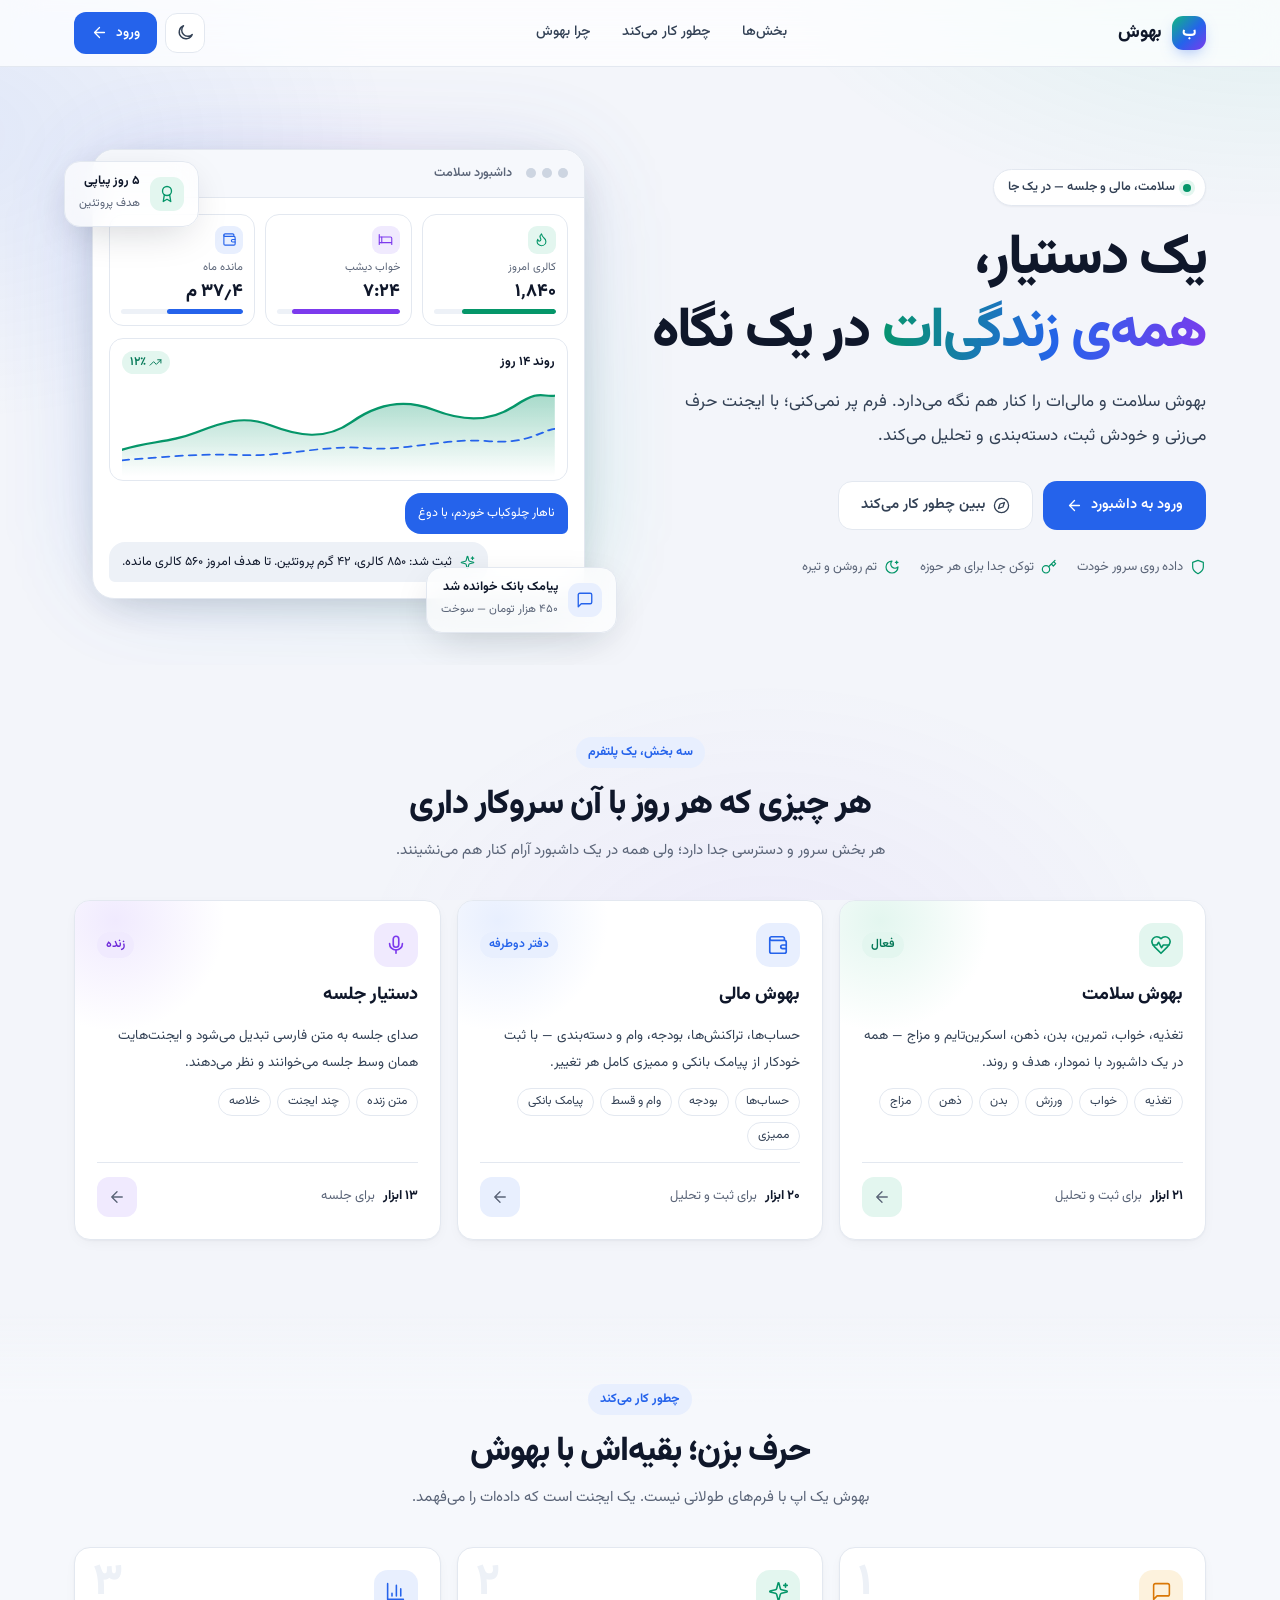
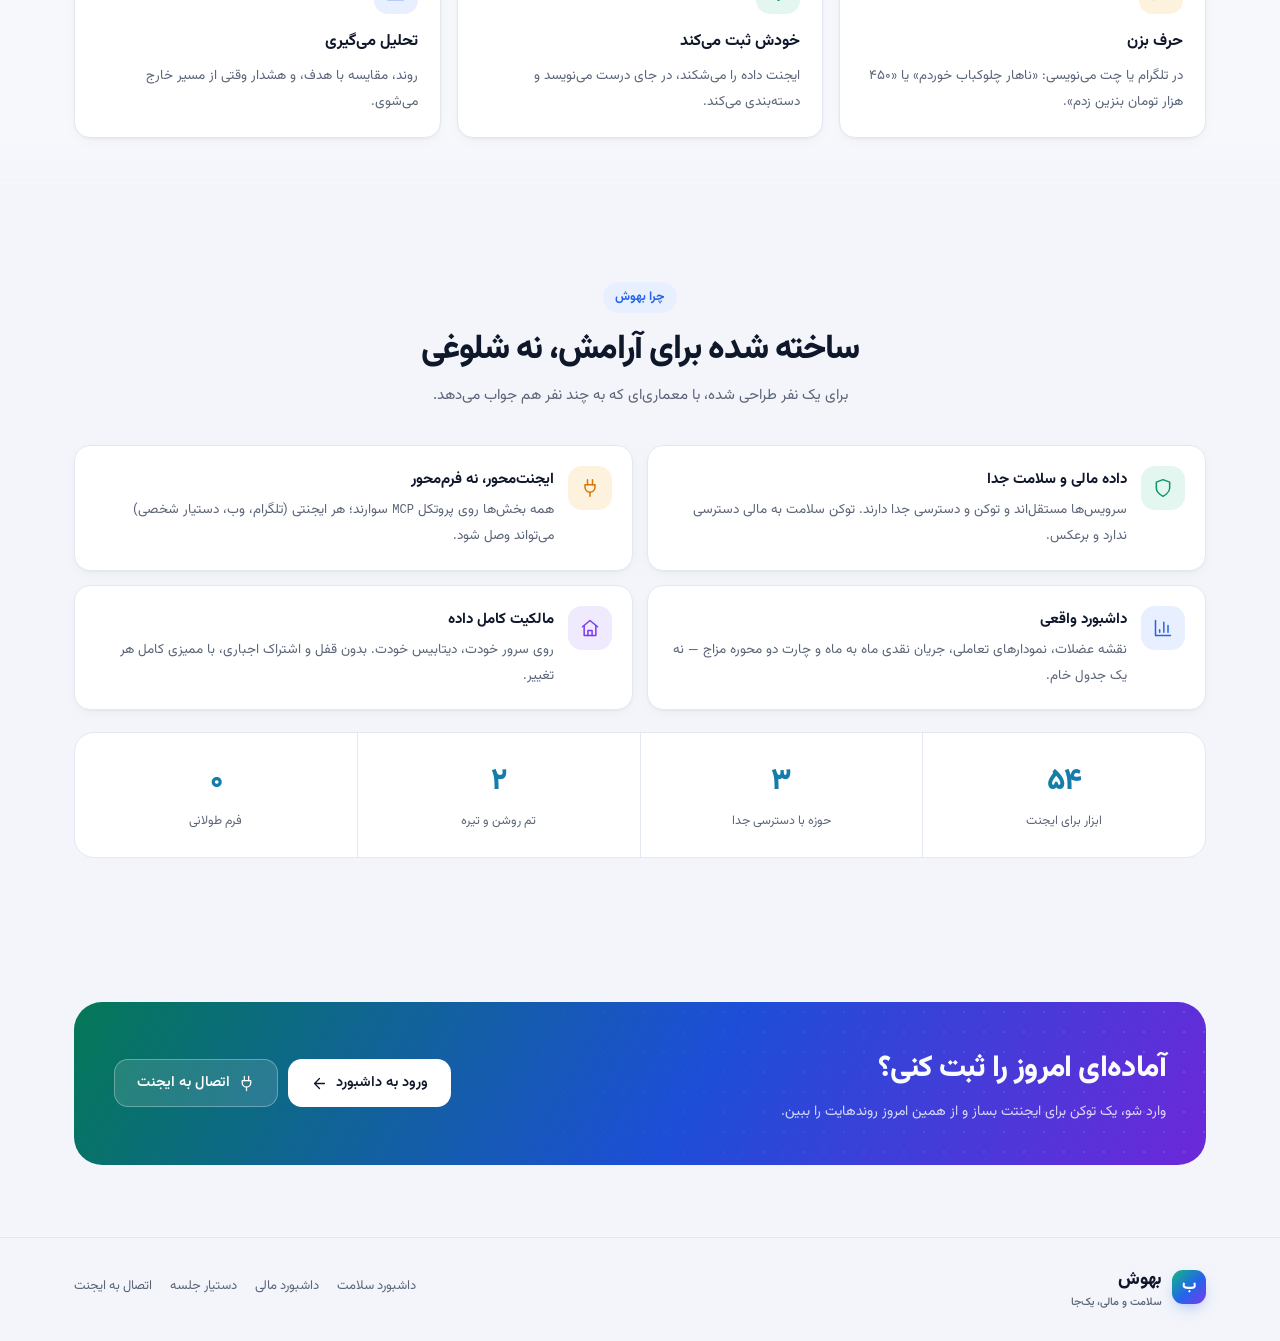
<file: dashboard/index.html>
<!DOCTYPE html>
<html lang="fa" dir="rtl">
<head>
<script src="js/theme.js"></script>
<meta charset="utf-8">
<meta name="viewport" content="width=device-width, initial-scale=1">
<title>بهوش — دستیار شخصی سلامت و مالی</title>
<meta name="description" content="بهوش سلامت، مالی و جلسه‌هایت را کنار هم نگه می‌دارد. با ایجنت حرف می‌زنی و خودش ثبت، دسته‌بندی و تحلیل می‌کند.">
<link rel="icon" href="data:image/svg+xml,%3Csvg xmlns='http://www.w3.org/2000/svg' viewBox='0 0 32 32'%3E%3Cdefs%3E%3ClinearGradient id='g' x1='0' y1='0' x2='1' y2='1'%3E%3Cstop offset='0' stop-color='%2310B981'/%3E%3Cstop offset='.55' stop-color='%232563EB'/%3E%3Cstop offset='1' stop-color='%237C3AED'/%3E%3C/linearGradient%3E%3C/defs%3E%3Crect width='32' height='32' rx='9' fill='url(%23g)'/%3E%3Ctext x='16' y='22' font-size='17' font-family='sans-serif' font-weight='700' fill='%23fff' text-anchor='middle'%3E%D8%A8%3C/text%3E%3C/svg%3E">
<link href="https://fonts.googleapis.com/css2?family=Vazirmatn:wght@400;500;600;700;800&display=swap" rel="stylesheet">
<link rel="stylesheet" href="css/theme.css">
<link rel="stylesheet" href="css/index.css">
</head>
<body>
<a class="skip" href="#main">رفتن به محتوا</a>

<header class="lp-top">
  <div class="lp-wrap lp-bar">
    <a class="brand" href="index.html"><span class="brand-mark">ب</span><span>بهوش</span></a>
    <nav class="lp-nav" aria-label="بخش‌های صفحه">
      <a href="#modules">بخش‌ها</a>
      <a href="#how">چطور کار می‌کند</a>
      <a href="#why">چرا بهوش</a>
    </nav>
    <div class="lp-actions">
      <button class="icon-btn" type="button" data-theme-toggle></button>
      <a class="btn btn-primary" data-cta href="login.html"><span data-cta-label>ورود</span><span data-icon="arrowLeft"></span></a>
    </div>
  </div>
</header>

<main id="main">
  <section class="hero">
    <div class="lp-wrap hero-grid">
      <div class="hero-copy reveal-up">
        <span class="hero-badge"><i></i>سلامت، مالی و جلسه — در یک جا</span>
        <h1>یک دستیار،<br><em>همه‌ی زندگی‌ات</em> در یک نگاه</h1>
        <p class="lede">بهوش سلامت و مالی‌ات را کنار هم نگه می‌دارد. فرم پر نمی‌کنی؛ با ایجنت حرف می‌زنی و خودش ثبت، دسته‌بندی و تحلیل می‌کند.</p>
        <div class="hero-cta">
          <a class="btn btn-primary btn-lg" data-cta href="login.html"><span data-cta-label>ورود به داشبورد</span><span data-icon="arrowLeft"></span></a>
          <a class="btn btn-ghost btn-lg" href="#how"><span data-icon="compass"></span>ببین چطور کار می‌کند</a>
        </div>
        <ul class="hero-trust">
          <li><span data-icon="shield"></span>داده روی سرور خودت</li>
          <li><span data-icon="key"></span>توکن جدا برای هر حوزه</li>
          <li><span data-icon="moonstar"></span>تم روشن و تیره</li>
        </ul>
      </div>

      <div class="hero-visual reveal-up" aria-hidden="true">
        <div class="mock">
          <div class="mock-bar"><span></span><span></span><span></span><b>داشبورد سلامت</b></div>
          <div class="mock-body">
            <div class="mock-kpis">
              <div class="mk t-health"><span class="mk-ic" data-icon="flame"></span><small>کالری امروز</small><b>۱٬۸۴۰</b>
                <div class="progress"><i style="width:77%"></i></div></div>
              <div class="mk t-info"><span class="mk-ic" data-icon="bed"></span><small>خواب دیشب</small><b>۷:۲۴</b>
                <div class="progress"><i style="width:88%"></i></div></div>
              <div class="mk t-finance"><span class="mk-ic" data-icon="wallet"></span><small>مانده ماه</small><b>۳۷٫۴ م</b>
                <div class="progress"><i style="width:62%"></i></div></div>
            </div>
            <div class="mock-chart">
              <div class="mc-head"><b>روند ۱۴ روز</b><span class="delta up"><span data-icon="trend-up"></span>۱۲٪</span></div>
              <svg viewBox="0 0 320 110" preserveAspectRatio="none">
                <defs><linearGradient id="mg" x1="0" y1="0" x2="0" y2="1"><stop offset="0" stop-color="var(--c2)" stop-opacity=".35"/><stop offset="1" stop-color="var(--c2)" stop-opacity="0"/></linearGradient></defs>
                <path d="M0,80 C20,70 35,72 55,60 S90,40 110,52 150,70 170,48 210,22 230,34 270,50 290,30 310,20 320,18 L320,110 L0,110Z" fill="url(#mg)"/>
                <path d="M0,80 C20,70 35,72 55,60 S90,40 110,52 150,70 170,48 210,22 230,34 270,50 290,30 310,20 320,18" fill="none" stroke="var(--c2)" stroke-width="2.5" stroke-linecap="round"/>
                <path d="M0,92 C30,88 60,84 90,86 S150,74 180,78 240,66 270,70 310,58 320,56" fill="none" stroke="var(--c1)" stroke-width="2" stroke-dasharray="5 5" stroke-linecap="round"/>
              </svg>
            </div>
            <div class="mock-chat">
              <div class="bubble me">ناهار چلوکباب خوردم، با دوغ</div>
              <div class="bubble bot"><span data-icon="sparkles"></span><span>ثبت شد: ۸۵۰ کالری، ۴۲ گرم پروتئین. تا هدف امروز ۵۶۰ کالری مانده.</span></div>
            </div>
          </div>
        </div>
        <div class="float-card fc-1 t-finance"><span class="ico" data-icon="message"></span><div><b>پیامک بانک خوانده شد</b><small>۴۵۰ هزار تومان — سوخت</small></div></div>
        <div class="float-card fc-2 t-health"><span class="ico" data-icon="award"></span><div><b>۵ روز پیاپی</b><small>هدف پروتئین</small></div></div>
      </div>
    </div>
  </section>

  <section class="lp-sec" id="modules">
    <div class="lp-wrap">
      <div class="sec-head reveal-up">
        <span class="kicker">سه بخش، یک پلتفرم</span>
        <h2>هر چیزی که هر روز با آن سروکار داری</h2>
        <p>هر بخش سرور و دسترسی جدا دارد؛ ولی همه در یک داشبورد آرام کنار هم می‌نشینند.</p>
      </div>
      <div class="modules">
        <article class="module card t-health reveal-up">
          <div class="module-top"><span class="kpi-icon" data-icon="heart"></span><span class="badge ok">فعال</span></div>
          <h3>بهوش سلامت</h3>
          <p>تغذیه، خواب، تمرین، بدن، ذهن، اسکرین‌تایم و مزاج — همه در یک داشبورد با نمودار، هدف و روند.</p>
          <div class="chips"><span class="chip">تغذیه</span><span class="chip">خواب</span><span class="chip">ورزش</span><span class="chip">بدن</span><span class="chip">ذهن</span><span class="chip">مزاج</span></div>
          <div class="module-foot"><b>۲۱ ابزار</b><span>برای ثبت و تحلیل</span><a href="dashboard.html" aria-label="داشبورد سلامت"><span data-icon="arrowLeft"></span></a></div>
        </article>
        <article class="module card t-finance reveal-up">
          <div class="module-top"><span class="kpi-icon" data-icon="wallet"></span><span class="badge primary">دفتر دوطرفه</span></div>
          <h3>بهوش مالی</h3>
          <p>حساب‌ها، تراکنش‌ها، بودجه، وام و دسته‌بندی — با ثبت خودکار از پیامک بانکی و ممیزی کامل هر تغییر.</p>
          <div class="chips"><span class="chip">حساب‌ها</span><span class="chip">بودجه</span><span class="chip">وام و قسط</span><span class="chip">پیامک بانکی</span><span class="chip">ممیزی</span></div>
          <div class="module-foot"><b>۲۰ ابزار</b><span>برای ثبت و تحلیل</span><a href="finance.html" aria-label="داشبورد مالی"><span data-icon="arrowLeft"></span></a></div>
        </article>
        <article class="module card t-meeting reveal-up">
          <div class="module-top"><span class="kpi-icon" data-icon="mic"></span><span class="badge info">زنده</span></div>
          <h3>دستیار جلسه</h3>
          <p>صدای جلسه به متن فارسی تبدیل می‌شود و ایجنت‌هایت همان وسط جلسه می‌خوانند و نظر می‌دهند.</p>
          <div class="chips"><span class="chip">متن زنده</span><span class="chip">چند ایجنت</span><span class="chip">خلاصه</span></div>
          <div class="module-foot"><b>۱۳ ابزار</b><span>برای جلسه</span><a href="live.html" aria-label="دستیار جلسه"><span data-icon="arrowLeft"></span></a></div>
        </article>
      </div>
    </div>
  </section>

  <section class="lp-sec alt" id="how">
    <div class="lp-wrap">
      <div class="sec-head reveal-up">
        <span class="kicker">چطور کار می‌کند</span>
        <h2>حرف بزن؛ بقیه‌اش با بهوش</h2>
        <p>بهوش یک اپ با فرم‌های طولانی نیست. یک ایجنت است که داده‌ات را می‌فهمد.</p>
      </div>
      <ol class="steps">
        <li class="step reveal-up"><span class="step-n">۱</span><span class="step-ic t-agent" data-icon="message"></span>
          <b>حرف بزن</b><p>در تلگرام یا چت می‌نویسی: «ناهار چلوکباب خوردم» یا «۴۵۰ هزار تومان بنزین زدم».</p></li>
        <li class="step reveal-up"><span class="step-n">۲</span><span class="step-ic t-health" data-icon="sparkles"></span>
          <b>خودش ثبت می‌کند</b><p>ایجنت داده را می‌شکند، در جای درست می‌نویسد و دسته‌بندی می‌کند.</p></li>
        <li class="step reveal-up"><span class="step-n">۳</span><span class="step-ic t-finance" data-icon="chart"></span>
          <b>تحلیل می‌گیری</b><p>روند، مقایسه با هدف، و هشدار وقتی از مسیر خارج می‌شوی.</p></li>
      </ol>
    </div>
  </section>

  <section class="lp-sec" id="why">
    <div class="lp-wrap">
      <div class="sec-head reveal-up">
        <span class="kicker">چرا بهوش</span>
        <h2>ساخته شده برای آرامش، نه شلوغی</h2>
        <p>برای یک نفر طراحی شده، با معماری‌ای که به چند نفر هم جواب می‌دهد.</p>
      </div>
      <div class="why">
        <div class="why-card card t-ok reveal-up"><span class="ico" data-icon="shield"></span><div><b>داده مالی و سلامت جدا</b>
          <p>سرویس‌ها مستقل‌اند و توکن و دسترسی جدا دارند. توکن سلامت به مالی دسترسی ندارد و برعکس.</p></div></div>
        <div class="why-card card t-agent reveal-up"><span class="ico" data-icon="plug"></span><div><b>ایجنت‌محور، نه فرم‌محور</b>
          <p>همه بخش‌ها روی پروتکل <span class="ltr mono">MCP</span> سوارند؛ هر ایجنتی (تلگرام، وب، دستیار شخصی) می‌تواند وصل شود.</p></div></div>
        <div class="why-card card t-finance reveal-up"><span class="ico" data-icon="chart"></span><div><b>داشبورد واقعی</b>
          <p>نقشه عضلات، نمودارهای تعاملی، جریان نقدی ماه به ماه و چارت دو محوره مزاج — نه یک جدول خام.</p></div></div>
        <div class="why-card card t-info reveal-up"><span class="ico" data-icon="home"></span><div><b>مالکیت کامل داده</b>
          <p>روی سرور خودت، دیتابیس خودت. بدون قفل و اشتراک اجباری، با ممیزی کامل هر تغییر.</p></div></div>
      </div>

      <div class="stats-band reveal-up">
        <div><b>۵۴</b><span>ابزار برای ایجنت</span></div>
        <div><b>۳</b><span>حوزه با دسترسی جدا</span></div>
        <div><b>۲</b><span>تم روشن و تیره</span></div>
        <div><b>۰</b><span>فرم طولانی</span></div>
      </div>
    </div>
  </section>

  <section class="lp-sec">
    <div class="lp-wrap">
      <div class="cta-band reveal-up">
        <div><h2>آماده‌ای امروز را ثبت کنی؟</h2><p>وارد شو، یک توکن برای ایجنتت بساز و از همین امروز روندهایت را ببین.</p></div>
        <div class="cta-actions">
          <a class="btn btn-lg cta-light" data-cta href="login.html"><span data-cta-label>ورود به داشبورد</span><span data-icon="arrowLeft"></span></a>
          <a class="btn btn-lg cta-ghost" href="connect.html"><span data-icon="plug"></span>اتصال به ایجنت</a>
        </div>
      </div>
    </div>
  </section>
</main>

<footer class="lp-foot">
  <div class="lp-wrap foot-row">
    <a class="brand" href="index.html"><span class="brand-mark">ب</span><span>بهوش<small>سلامت و مالی، یک‌جا</small></span></a>
    <nav class="foot-links" aria-label="پیوندها">
      <a href="dashboard.html">داشبورد سلامت</a><a href="finance.html">داشبورد مالی</a><a href="live.html">دستیار جلسه</a><a href="connect.html">اتصال به ایجنت</a>
    </nav>
  </div>
</footer>

<script src="config.js"></script>
<script src="js/app.js"></script>
<script src="js/index.js"></script>
<script src="shell.js"></script>
</body>
</html>
</file>
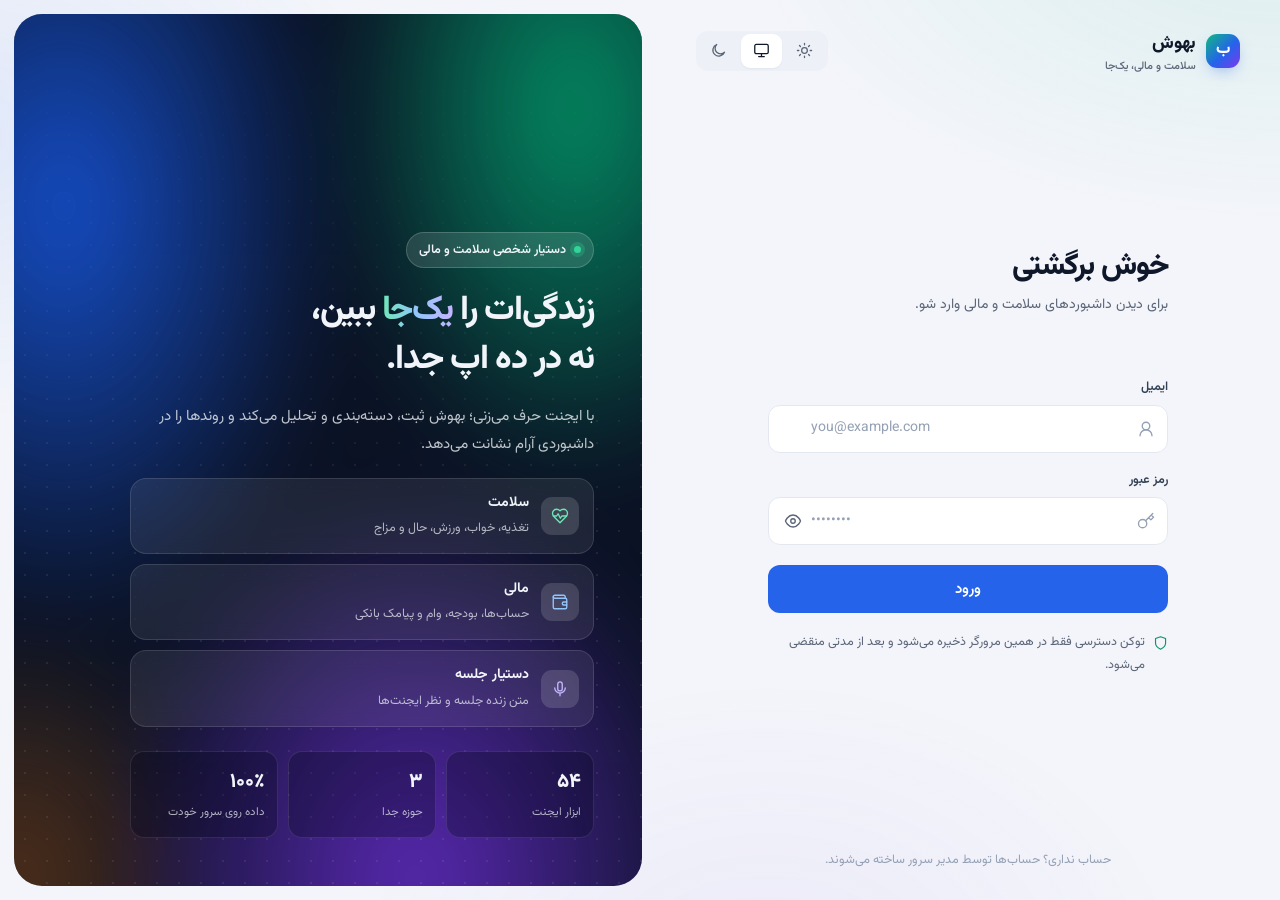
<file: dashboard/connect.html>
<!DOCTYPE html>
<html lang="fa" dir="rtl">
<head>
<script src="js/theme.js"></script>
<meta charset="utf-8">
<meta name="viewport" content="width=device-width, initial-scale=1">
<title>اتصال به ایجنت — بهوش</title>
<link rel="icon" href="data:image/svg+xml,%3Csvg xmlns='http://www.w3.org/2000/svg' viewBox='0 0 32 32'%3E%3Cdefs%3E%3ClinearGradient id='g' x1='0' y1='0' x2='1' y2='1'%3E%3Cstop offset='0' stop-color='%2310B981'/%3E%3Cstop offset='.55' stop-color='%232563EB'/%3E%3Cstop offset='1' stop-color='%237C3AED'/%3E%3C/linearGradient%3E%3C/defs%3E%3Crect width='32' height='32' rx='9' fill='url(%23g)'/%3E%3Ctext x='16' y='22' font-size='17' font-family='sans-serif' font-weight='700' fill='%23fff' text-anchor='middle'%3E%D8%A8%3C/text%3E%3C/svg%3E">
<link href="https://fonts.googleapis.com/css2?family=Vazirmatn:wght@400;500;600;700;800&display=swap" rel="stylesheet">
<link rel="stylesheet" href="css/theme.css">
<link rel="stylesheet" href="css/connect.css">
</head>
<body>
<div class="app">
<main class="app-main" id="main">

  <header class="page-head">
    <div>
      <div class="eyebrow t-agent"><i></i>ایجنت‌ها و دسترسی</div>
      <h1>اتصال به ایجنت</h1>
      <p>برای هر حوزه یک توکن جدا بساز و تنظیمات آماده را در ایجنتت بگذار. هر توکن فقط به همان حوزه دسترسی دارد.</p>
    </div>
  </header>

  <section class="card how t-agent" aria-labelledby="how-h">
    <h2 id="how-h" class="sr-only">چطور وصل کنم</h2>
    <ol class="how-steps">
      <li><span class="how-n">۱</span><div><b>حوزه و دسترسی را انتخاب کن</b><p>خواندن برای گزارش، نوشتن برای ثبت داده. کمترین دسترسی لازم را بده.</p></div></li>
      <li><span class="how-n">۲</span><div><b>توکن را بساز و کپی کن</b><p>توکن فقط یک بار نشان داده می‌شود؛ همراه JSON آماده برای MCP.</p></div></li>
      <li><span class="how-n">۳</span><div><b>در ایجنت بگذار و ری‌استارت کن</b><p>مثلا در <code class="ltr">claude_desktop_config.json</code>. ابزارها ظاهر می‌شوند.</p></div></li>
    </ol>
  </section>

  <div class="section-title"><h2>ساخت توکن جدید</h2><span>هر حوزه سرور و دسترسی جدا دارد</span></div>
  <div class="grid g-3 domains" id="domains"></div>

  <section class="card reveal" id="reveal" hidden aria-live="polite">
    <div class="card-head">
      <div><h3 id="reveal-title">توکن ساخته شد</h3><p id="reveal-sub"></p></div>
      <button class="icon-btn" type="button" id="reveal-close" aria-label="بستن"></button>
    </div>
    <div class="callout t-warn" id="reveal-warn"></div>
    <div class="field">
      <div class="row-lbl"><span class="label">توکن</span><button class="btn btn-ghost btn-sm" type="button" data-copy="tok"></button></div>
      <div class="secret ltr" id="reveal-token"></div>
    </div>
    <div class="field">
      <div class="row-lbl"><span class="label">JSON آماده برای کلاینت MCP</span><button class="btn btn-ghost btn-sm" type="button" data-copy="json"></button></div>
      <pre class="code ltr" id="reveal-json"></pre>
    </div>
    <p class="reveal-hint" id="reveal-hint"></p>
  </section>

  <div class="section-title"><h2>توکن‌های من</h2><span id="tok-count"></span></div>
  <section class="card card-flush">
    <div id="tlist"><div class="tl-skel"><div class="skeleton" style="height:18px;width:40%"></div><div class="skeleton" style="height:14px;width:70%"></div></div></div>
  </section>
  <p class="foot-note">توکن‌های «ورود» همان نشست‌های داشبورد روی مرورگرها هستند. ابطال آن‌ها یعنی خروج آن مرورگر.</p>

</main>
</div>

<dialog class="sheet" id="confirm">
  <form method="dialog">
    <div class="sheet-head"><h3>ابطال توکن</h3></div>
    <div class="sheet-body"><p id="confirm-text" class="muted"></p></div>
    <div class="sheet-foot">
      <button class="btn btn-danger" value="ok" id="confirm-ok">باطل کن</button>
      <button class="btn btn-ghost" value="cancel">انصراف</button>
    </div>
  </form>
</dialog>

<script src="config.js"></script>
<script src="js/app.js"></script>
<script src="js/connect.js"></script>
<script src="shell.js"></script>
</body>
</html>
</file>
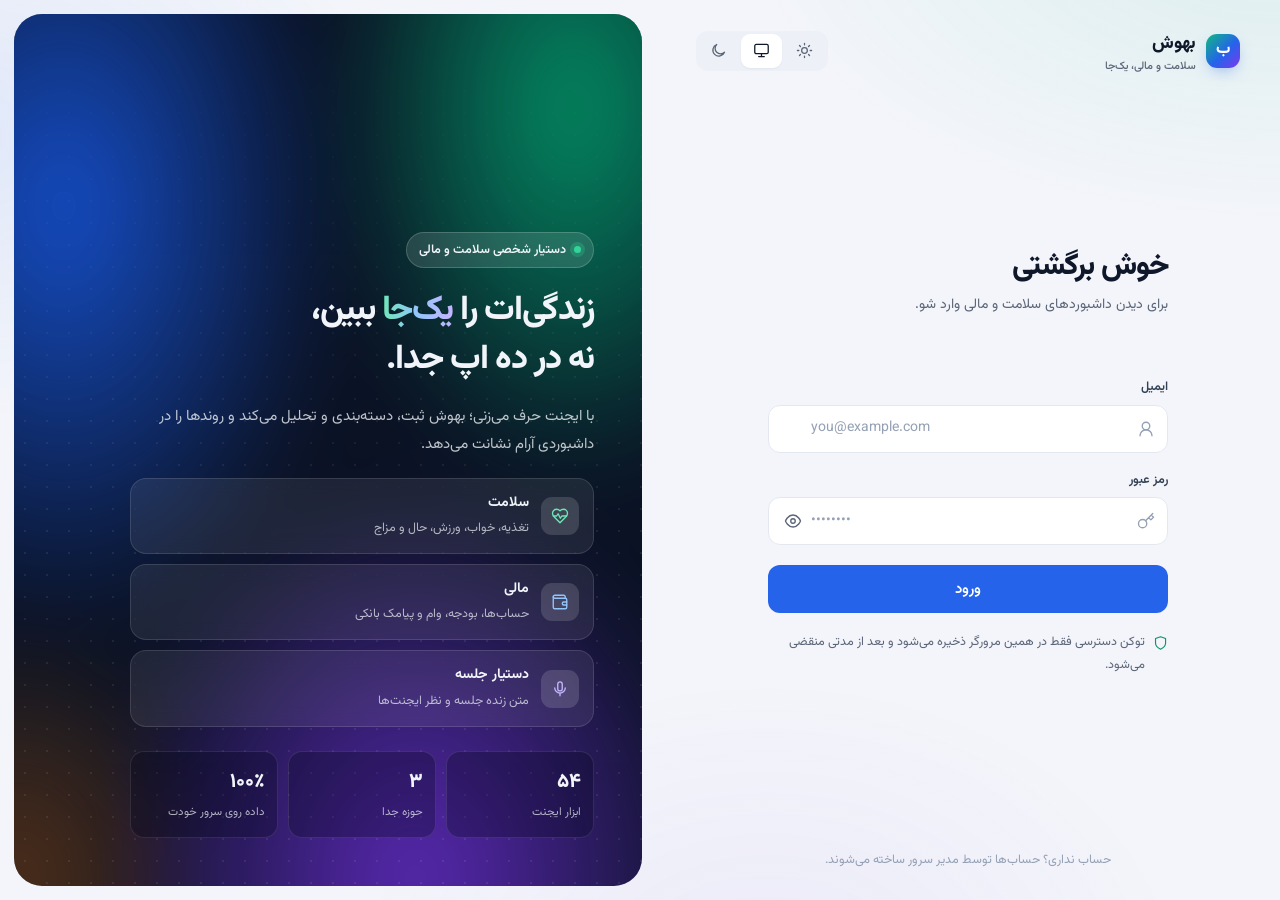
<file: dashboard/dashboard.html>
<!DOCTYPE html>
<html lang="fa" dir="rtl">
<head>
<meta charset="utf-8">
<meta name="viewport" content="width=device-width, initial-scale=1, viewport-fit=cover">
<title>داشبورد سلامت — بهوش</title>
<script src="js/theme.js"></script>
<link rel="icon" href="data:image/svg+xml,%3Csvg xmlns='http://www.w3.org/2000/svg' viewBox='0 0 32 32'%3E%3Cdefs%3E%3ClinearGradient id='g' x1='0' y1='0' x2='1' y2='1'%3E%3Cstop offset='0' stop-color='%2310B981'/%3E%3Cstop offset='.55' stop-color='%232563EB'/%3E%3Cstop offset='1' stop-color='%237C3AED'/%3E%3C/linearGradient%3E%3C/defs%3E%3Crect width='32' height='32' rx='9' fill='url(%23g)'/%3E%3Ctext x='16' y='22' font-size='17' font-family='sans-serif' font-weight='700' fill='%23fff' text-anchor='middle'%3E%D8%A8%3C/text%3E%3C/svg%3E">
<link rel="preconnect" href="https://fonts.googleapis.com">
<link href="https://fonts.googleapis.com/css2?family=Vazirmatn:wght@400;500;600;700;800&display=swap" rel="stylesheet">
<link rel="stylesheet" href="css/theme.css">
<link rel="stylesheet" href="css/dashboard.css">
</head>
<body>
<div class="app">
<main class="app-main" id="main">

  <header class="page-head">
    <div>
      <div class="eyebrow t-health"><i></i><span id="hDate">سلامت</span></div>
      <h1 id="hTitle">داشبورد سلامت</h1>
      <p id="hSub">تغذیه، خواب، ورزش، بدن، ذهن و عادت‌ها در یک نگاه</p>
    </div>
    <div class="page-actions">
      <div class="segmented" id="range" role="group" aria-label="بازه زمانی">
        <button type="button" data-days="7" aria-pressed="false">۷ روز</button>
        <button type="button" data-days="14" aria-pressed="true">۱۴ روز</button>
        <button type="button" data-days="30" aria-pressed="false">۳۰ روز</button>
        <button type="button" data-days="90" aria-pressed="false">۹۰ روز</button>
      </div>
      <button class="icon-btn" type="button" id="btnExport" title="دانلود CSV" aria-label="دانلود داده‌های بازه به‌صورت CSV"></button>
      <button class="btn btn-primary t-health" type="button" id="btnLog"></button>
    </div>
  </header>

  <nav class="tabs" role="tablist" aria-label="بخش‌های سلامت" id="tabs">
    <button class="tab" role="tab" data-t="today" aria-selected="true">امروز</button>
    <button class="tab" role="tab" data-t="food" aria-selected="false">تغذیه</button>
    <button class="tab" role="tab" data-t="sleep" aria-selected="false">خواب</button>
    <button class="tab" role="tab" data-t="gym" aria-selected="false">ورزش</button>
    <button class="tab" role="tab" data-t="body" aria-selected="false">بدن</button>
    <button class="tab" role="tab" data-t="mind" aria-selected="false">ذهن</button>
    <button class="tab" role="tab" data-t="screen" aria-selected="false">اسکرین‌تایم</button>
    <button class="tab" role="tab" data-t="adhere" aria-selected="false">پایبندی</button>
    <button class="tab" role="tab" data-t="temp" aria-selected="false">مزاج</button>
  </nav>

  <!-- امروز -->
  <section class="panel active" id="today" role="tabpanel">
    <div class="grid g-12">
      <div class="card span-4 score-card t-health card-glow">
        <div class="card-head"><div><h3>امتیاز امروز</h3><p>ترکیب هدف‌های کالری، پروتئین، خواب، ورزش، نماز و اسکرین</p></div></div>
        <div class="score-body">
          <div id="scoreRing"></div>
          <div class="score-meta">
            <div class="score-verdict" id="scoreVerdict"><span class="skeleton" style="width:90px;height:20px"></span></div>
            <div class="kpi-sub" id="scoreDelta"></div>
            <div class="streaks" id="streaks"></div>
          </div>
        </div>
      </div>
      <div class="card span-8 goals-card">
        <div class="card-head"><div><h3>هدف‌های امروز</h3><p id="goalsSub">پیشرفت تا این لحظه</p></div></div>
        <div class="goal-rings" id="goalRings"></div>
      </div>
    </div>

    <div class="grid g-4" id="todayKpis" style="margin-top:14px"></div>

    <div class="grid g-12" style="margin-top:14px">
      <div class="card span-8">
        <div class="card-head"><div><h3>کالری روزانه</h3><p>در برابر هدف</p></div></div>
        <div id="cTodayKcal"></div>
      </div>
      <div class="card span-4 t-info">
        <div class="card-head"><div><h3>بینش‌ها</h3><p>از داده‌های همین بازه</p></div><span class="kpi-icon" id="insIcon"></span></div>
        <ul class="insights" id="insights"></ul>
      </div>
      <div class="card span-7">
        <div class="card-head"><div><h3>خواب و کیفیت</h3><p>میله: ساعت خواب — خط‌چین: کیفیت از ۱۰</p></div></div>
        <div id="cTodaySleep"></div>
        <div class="legend"><span><i style="background:var(--c4)"></i>ساعت خواب</span><span><i class="dashed" style="color:var(--c2)"></i>کیفیت</span><span><i class="dashed" style="color:var(--bad)"></i>هدف</span></div>
      </div>
      <div class="card span-5">
        <div class="card-head"><div><h3>چک‌لیست امروز</h3><p id="checkSub"></p></div></div>
        <div id="checklist" class="list"></div>
      </div>
    </div>
  </section>

  <!-- تغذیه -->
  <section class="panel" id="food" role="tabpanel">
    <div class="grid g-4" id="foodKpis"></div>
    <div class="grid g-12" style="margin-top:14px">
      <div class="card span-8"><div class="card-head"><div><h3>روند کالری</h3><p>خط‌چین قرمز: هدف</p></div></div><div id="cFoodKcal"></div></div>
      <div class="card span-4"><div class="card-head"><div><h3>درشت‌مغذی‌های امروز</h3><p>سهم از کالری</p></div></div><div id="cMacro"></div></div>
      <div class="card span-6"><div class="card-head"><div><h3>پروتئین روزانه</h3><p>گرم، در برابر هدف</p></div></div><div id="cFoodProt"></div></div>
      <div class="card span-6"><div class="card-head"><div><h3>ترکیب درشت‌مغذی‌ها</h3><p>گرم در روز</p></div></div><div id="cFoodMacroStack"></div>
        <div class="legend"><span><i style="background:var(--c2)"></i>پروتئین</span><span><i style="background:var(--c1)"></i>کربوهیدرات</span><span><i style="background:var(--c3)"></i>چربی</span></div></div>
    </div>
    <div class="section-title"><h2>وعده‌های امروز</h2><span id="mealsSub"></span></div>
    <div class="card"><div class="table-wrap" id="mealsTable"></div></div>
  </section>

  <!-- خواب -->
  <section class="panel" id="sleep" role="tabpanel">
    <div class="grid g-4" id="sleepKpis"></div>
    <div class="grid g-12" style="margin-top:14px">
      <div class="card span-8"><div class="card-head"><div><h3>ساعت خواب و کیفیت</h3><p>میله: ساعت — خط‌چین: کیفیت</p></div></div><div id="cSleepMain"></div></div>
      <div class="card span-4"><div class="card-head"><div><h3>ساعت به خواب رفتن</h3><p>ثبات زمان خواب مهم‌تر از مدت آن است</p></div></div><div id="cBedtime"></div></div>
    </div>
    <div class="section-title"><h2>شب‌های اخیر</h2><span>۱۴ ثبت آخر</span></div>
    <div class="card"><div class="table-wrap" id="sleepTable"></div></div>
  </section>

  <!-- ورزش -->
  <section class="panel" id="gym" role="tabpanel">
    <div class="grid g-4" id="gymKpis"></div>
    <div class="grid g-12" style="margin-top:14px">
      <div class="card span-7">
        <div class="card-head"><div><h3>نقشه ریکاوری عضلات</h3><p>روی هر عضله بزن تا آخرین تمرینش را ببینی</p></div></div>
        <div class="mapwrap">
          <figure><svg id="mf" viewBox="40 70 1270 1290" role="img" aria-label="نمای جلوی بدن"></svg><figcaption>جلو</figcaption></figure>
          <figure><svg id="mb" viewBox="80 190 1300 1220" role="img" aria-label="نمای پشت بدن"></svg><figcaption>پشت</figcaption></figure>
        </div>
        <div class="legend rec-legend" style="justify-content:center"></div>
        <div id="md" class="callout t-health" aria-live="polite"></div>
      </div>
      <div class="card span-5">
        <div class="card-head"><div><h3>حجم تمرین هر عضله</h3><p>تعداد دفعات تمرین ثبت‌شده</p></div></div>
        <div id="volBars" class="hbars"></div>
      </div>
      <div class="card span-12"><div class="card-head"><div><h3>دقیقه تمرین و کالری سوخته</h3><p>دقیقه تمرین در روز؛ کالری در راهنمای شناور</p></div></div><div id="cGym"></div></div>
    </div>
    <div class="section-title"><h2>جلسات اخیر</h2><span>۱۰ جلسه آخر</span></div>
    <div class="card"><div class="table-wrap" id="gymTable"></div></div>
  </section>

  <!-- بدن -->
  <section class="panel" id="body" role="tabpanel">
    <div class="grid g-3" id="bodyKpis"></div>
    <div class="grid g-12" style="margin-top:14px">
      <div class="card span-12"><div class="card-head"><div><h3>روند وزن</h3><p id="wtSub">کیلوگرم</p></div></div><div id="cWeight"></div></div>
      <div class="card span-7"><div class="card-head"><div><h3>درصد چربی و عضله</h3><p>ترکیب بدن</p></div></div><div id="cComp"></div>
        <div class="legend"><span><i style="background:var(--c3)"></i>چربی بدن ٪</span><span><i class="dashed" style="color:var(--c2)"></i>عضله ٪</span></div></div>
      <div class="card span-5"><div class="card-head"><div><h3>چربی احشایی</h3><p>خط‌چین قرمز: آستانه خطر ۱۲</p></div></div><div id="cVisceral"></div></div>
    </div>
  </section>

  <!-- ذهن -->
  <section class="panel" id="mind" role="tabpanel">
    <div class="grid g-4" id="mindKpis"></div>
    <div class="grid g-12" style="margin-top:14px">
      <div class="card span-12"><div class="card-head"><div><h3>خلق، استرس و انرژی</h3><p>هر کدام از ۱۰</p></div></div><div id="cMind"></div>
        <div class="legend"><span><i style="background:var(--c4)"></i>خلق</span><span><i class="dashed" style="color:var(--c5)"></i>استرس</span><span><i class="dashed" style="color:var(--c3)"></i>انرژی</span></div></div>
      <div class="card span-6"><div class="card-head"><div><h3>خواب و خلق</h3><p>هر نقطه یک روز — خط‌چین: روند</p></div></div><div id="cSleepMood"></div></div>
      <div class="card span-6"><div class="card-head"><div><h3>نمازهای خوانده‌شده</h3><p>از ۵ در هر روز</p></div></div><div id="cPrayer"></div></div>
    </div>
  </section>

  <!-- اسکرین‌تایم -->
  <section class="panel" id="screen" role="tabpanel">
    <div class="grid g-4" id="screenKpis"></div>
    <div class="grid g-12" style="margin-top:14px">
      <div class="card span-12"><div class="card-head"><div><h3>اسکرین‌تایم روزانه</h3><p>دقیقه — خط‌چین قرمز: هدف</p></div></div><div id="cScreen"></div>
        <div class="legend"><span><i style="background:var(--c5)"></i>اینستاگرام</span><span><i style="background:var(--c1)"></i>تلگرام</span><span><i style="background:var(--c6)"></i>سایر</span></div></div>
      <div class="card span-6"><div class="card-head"><div><h3>اینستاگرام در برابر هدف</h3><p>دقیقه</p></div></div><div id="cInsta"></div></div>
      <div class="card span-6"><div class="card-head"><div><h3>باز کردن قفل و اعلان‌ها</h3><p>تعداد در روز</p></div></div><div id="cUnlock"></div>
        <div class="legend"><span><i style="background:var(--c1)"></i>باز کردن قفل</span><span><i class="dashed" style="color:var(--c3)"></i>اعلان</span></div></div>
    </div>
  </section>

  <!-- پایبندی -->
  <section class="panel" id="adhere" role="tabpanel">
    <div class="grid g-4" id="adhKpis"></div>
    <div class="grid g-12" style="margin-top:14px">
      <div class="card span-12"><div class="card-head"><div><h3>نقشه پایبندی</h3><p>هر خانه یک روز؛ پررنگ‌تر یعنی نزدیک‌تر به هدف</p></div></div><div id="heat" class="heat"></div></div>
      <div class="card span-12"><div class="card-head"><div><h3>امتیاز روزانه</h3><p>از ۱۰۰ — خط‌چین: هدف ۷۵</p></div></div><div id="cScore"></div></div>
    </div>
  </section>

  <!-- مزاج -->
  <section class="panel" id="temp" role="tabpanel">
    <div class="callout t-warn" style="margin-bottom:14px"><span id="tempWarnIcon"></span><span>این بخش آزمایشی است. مدل مزاج کمی‌شده اعتبار بالینی ندارد و چارچوب تصمیم‌یار است، نه تشخیص پزشکی. بردارهای پایه هنوز منبع‌دار و تأییدشده نیستند.</span></div>
    <div class="grid g-4" id="tempKpis"></div>
    <div class="grid g-12" style="margin-top:14px">
      <div class="card span-6"><div class="card-head"><div><h3>صفحه مزاج امروز</h3><p>از مزاج پایه، با بردار هر قلم، تا نقطه کنونی</p></div></div><div id="cPlane" class="chart"></div></div>
      <div class="card span-6">
        <div class="card-head"><div><h3>روزها روی صفحه مزاج</h3><p>هر نقطه یک روز؛ رنگ بر اساس</p></div>
          <div class="segmented" id="tpColor" role="group" aria-label="رنگ نقاط">
            <button type="button" data-c="mood" aria-pressed="true">خلق</button>
            <button type="button" data-c="sleep" aria-pressed="false">خواب</button>
            <button type="button" data-c="screen" aria-pressed="false">اسکرین</button>
          </div></div>
        <div id="cTempDays"></div>
        <div class="legend"><span><i style="background:var(--ok)"></i>خوب</span><span><i style="background:var(--warn)"></i>مرزی</span><span><i style="background:var(--bad)"></i>نامطلوب</span><span><i style="background:var(--faint)"></i>بدون داده</span></div>
      </div>
      <div class="card span-12"><div class="card-head"><div><h3>مسیر مزاج</h3><p>منفی: سرد / تر — مثبت: گرم / خشک</p></div></div><div id="cTempLine"></div>
        <div class="legend"><span><i style="background:var(--c3)"></i>سردی / گرمی</span><span><i class="dashed" style="color:var(--c1)"></i>تری / خشکی</span></div></div>
    </div>
    <div class="section-title"><h2>بردار اقلام امروز</h2><span id="tempItemsSub"></span></div>
    <div class="card"><div class="table-wrap" id="tempTable"></div></div>
  </section>

</main>
</div>

<!-- ثبت سریع -->
<dialog class="sheet" id="logSheet" aria-labelledby="logTitle">
  <form method="dialog" id="logForm">
    <div class="sheet-head"><h3 id="logTitle">ثبت سریع امروز</h3><button class="icon-btn" type="button" id="logClose" aria-label="بستن"></button></div>
    <div class="sheet-body">
      <div class="field">
        <label for="fWater">آب نوشیده‌شده (لیتر)</label>
        <div class="stepper"><button type="button" class="btn btn-ghost btn-sm" data-step="-0.25" aria-label="کم کردن">−</button>
          <input class="input num" id="fWater" type="number" min="0" max="10" step="0.25" inputmode="decimal">
          <button type="button" class="btn btn-ghost btn-sm" data-step="0.25" aria-label="اضافه کردن">+</button></div>
      </div>
      <div class="grid g-3 sliders">
        <div class="field"><label for="fMood">خلق <output id="oMood"></output></label><input id="fMood" type="range" min="0" max="10" step="1"></div>
        <div class="field"><label for="fStress">استرس <output id="oStress"></output></label><input id="fStress" type="range" min="0" max="10" step="1"></div>
        <div class="field"><label for="fEnergy">انرژی <output id="oEnergy"></output></label><input id="fEnergy" type="range" min="0" max="10" step="1"></div>
      </div>
      <div class="grid g-2">
        <div class="field"><label for="fSleep">خواب دیشب (ساعت)</label><input class="input num" id="fSleep" type="number" min="0" max="24" step="0.25" inputmode="decimal"></div>
        <div class="field"><label for="fSleepQ">کیفیت خواب (۰ تا ۱۰)</label><input class="input num" id="fSleepQ" type="number" min="0" max="10" step="1" inputmode="numeric"></div>
      </div>
      <div class="field"><span class="label">نمازهای امروز</span><div class="prayer-toggles" id="fPrayers"></div></div>
    </div>
    <div class="sheet-foot"><button class="btn btn-primary t-health" type="submit" id="logSave">ذخیره</button><button class="btn btn-ghost" type="button" id="logCancel">انصراف</button></div>
  </form>
</dialog>

<script src="config.js"></script>
<script src="js/app.js"></script>
<script src="js/charts.js"></script>
<script src="js/body-paths.js"></script>
<script src="js/dashboard.js"></script>
<script src="shell.js"></script>
</body>
</html>
</file>
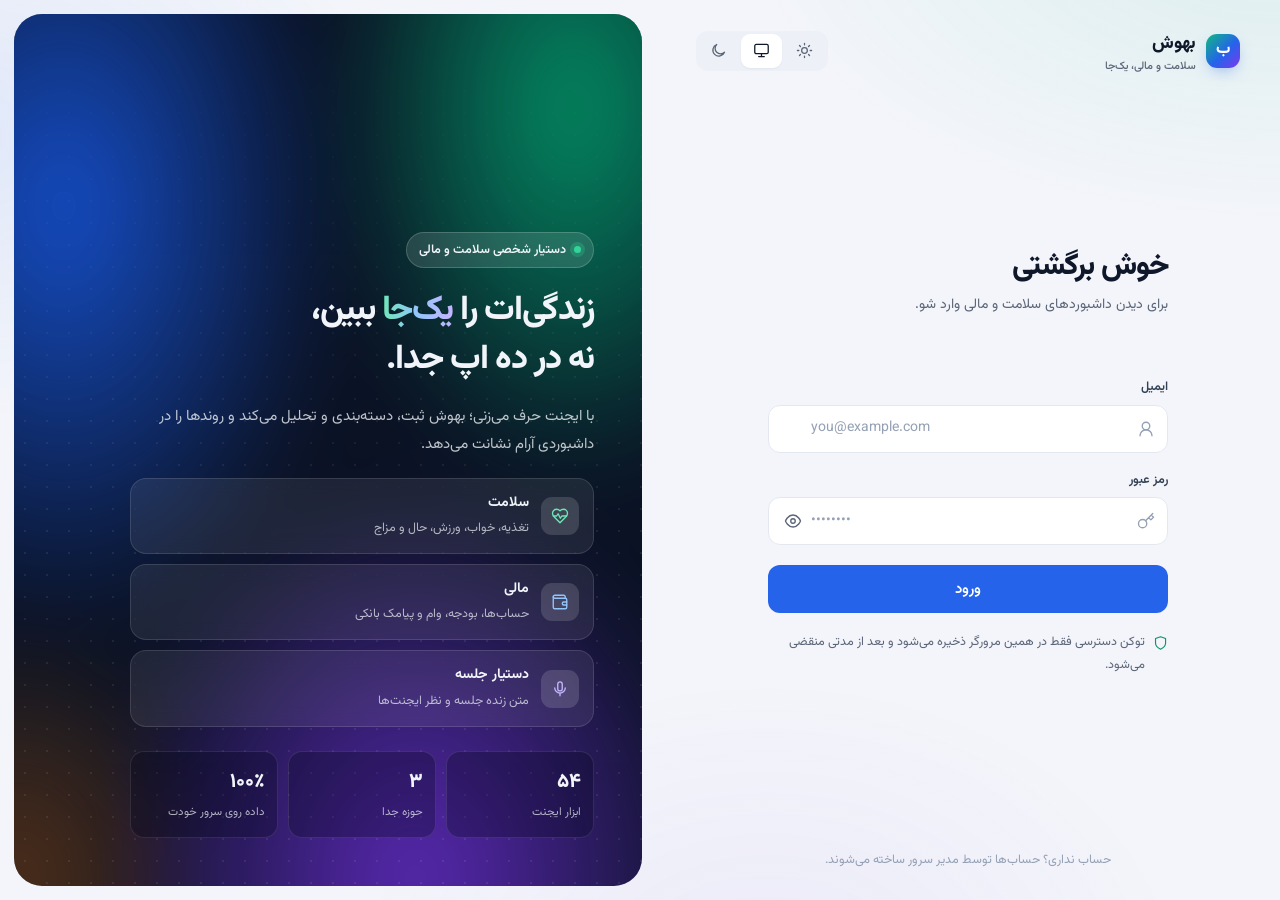
<file: dashboard/finance.html>
<!DOCTYPE html>
<html lang="fa" dir="rtl">
<head>
<script src="js/theme.js"></script>
<meta charset="utf-8">
<meta name="viewport" content="width=device-width, initial-scale=1, viewport-fit=cover">
<title>داشبورد مالی — بهوش</title>
<link rel="icon" href="data:image/svg+xml,%3Csvg xmlns='http://www.w3.org/2000/svg' viewBox='0 0 32 32'%3E%3Cdefs%3E%3ClinearGradient id='g' x1='0' y1='0' x2='1' y2='1'%3E%3Cstop offset='0' stop-color='%2310B981'/%3E%3Cstop offset='.55' stop-color='%232563EB'/%3E%3Cstop offset='1' stop-color='%237C3AED'/%3E%3C/linearGradient%3E%3C/defs%3E%3Crect width='32' height='32' rx='9' fill='url(%23g)'/%3E%3Ctext x='16' y='22' font-size='17' font-family='sans-serif' font-weight='700' fill='%23fff' text-anchor='middle'%3E%D8%A8%3C/text%3E%3C/svg%3E">
<link rel="preconnect" href="https://fonts.googleapis.com">
<link href="https://fonts.googleapis.com/css2?family=Vazirmatn:wght@400;500;600;700;800&display=swap" rel="stylesheet">
<link rel="stylesheet" href="css/theme.css">
<link rel="stylesheet" href="css/finance.css">
</head>
<body>
<div class="app">
<main class="app-main" id="main">

  <header class="page-head">
    <div>
      <div class="eyebrow t-finance"><i></i>بهوش مالی</div>
      <h1>داشبورد مالی</h1>
      <p id="fin-range">حساب‌ها، تراکنش‌ها، بودجه و بدهی‌ها</p>
    </div>
    <div class="page-actions">
      <label class="sr-only" for="period">بازه زمانی</label>
      <select class="select period-select" id="period">
        <option value="month">این ماه</option>
        <option value="prev">ماه قبل</option>
        <option value="q">سه ماه اخیر</option>
        <option value="year">امسال</option>
      </select>
      <button class="btn btn-primary" type="button" id="btn-add"><span data-ic="plus"></span>ثبت تراکنش</button>
    </div>
  </header>

  <div class="tabs" role="tablist" aria-label="بخش‌های مالی">
    <button class="tab" role="tab" aria-selected="true" data-t="over"><span data-ic="pie"></span>نمای کلی</button>
    <button class="tab" role="tab" aria-selected="false" data-t="tx"><span data-ic="list"></span>تراکنش‌ها</button>
    <button class="tab" role="tab" aria-selected="false" data-t="acc"><span data-ic="bank"></span>حساب‌ها و بدهی‌ها</button>
    <button class="tab" role="tab" aria-selected="false" data-t="bud"><span data-ic="target"></span>بودجه</button>
    <button class="tab" role="tab" aria-selected="false" data-t="sms"><span data-ic="message"></span>پیامک‌ها<span class="badge warn hidden" id="sms-count"></span></button>
    <button class="tab" role="tab" aria-selected="false" data-t="aud"><span data-ic="shield"></span>گزارش ایجنت</button>
  </div>

  <!-- نمای کلی -->
  <section class="panel active" id="over" role="tabpanel">
    <div class="grid g-4" id="k-over">
      <div class="card skeleton sk-kpi"></div><div class="card skeleton sk-kpi"></div>
      <div class="card skeleton sk-kpi"></div><div class="card skeleton sk-kpi"></div>
    </div>

    <div class="insights" id="insights"></div>

    <div class="grid g-12 mt">
      <div class="card span-8">
        <div class="card-head">
          <div><h3>جریان نقدی</h3><p>درآمد و هزینه شش ماه اخیر (شمسی)</p></div>
          <div class="legend legend-top">
            <span><i style="background:var(--ok)"></i>درآمد</span>
            <span><i style="background:var(--c5)"></i>هزینه</span>
            <span><i class="dashed" style="color:var(--finance)"></i>خالص</span>
          </div>
        </div>
        <div id="c-cash"></div>
      </div>
      <div class="card span-4">
        <div class="card-head"><div><h3>هزینه به تفکیک دسته</h3><p id="cat-sub">در بازه انتخابی</p></div></div>
        <div id="c-cats"></div>
      </div>

      <div class="card span-4">
        <div class="card-head"><div><h3>بودجه این ماه</h3><p>مصرف در برابر سقف</p></div>
          <button class="btn btn-ghost btn-sm" type="button" data-go="bud">همه</button></div>
        <div id="over-bud"></div>
      </div>
      <div class="card span-4 t-warn" id="next-due-card">
        <div class="card-head"><div><h3>قسط پیش رو</h3><p>نزدیک‌ترین سررسید</p></div></div>
        <div id="next-due"></div>
      </div>
      <div class="card span-4">
        <div class="card-head"><div><h3>تراکنش‌های اخیر</h3><p>آخرین ثبت‌ها</p></div>
          <button class="btn btn-ghost btn-sm" type="button" data-go="tx">همه</button></div>
        <div class="list" id="recent"></div>
      </div>
    </div>
  </section>

  <!-- تراکنش‌ها -->
  <section class="panel" id="tx" role="tabpanel">
    <div class="card">
      <div class="tx-tools">
        <div class="search grow">
          <span data-ic="search"></span>
          <label class="sr-only" for="tx-q">جستجو</label>
          <input class="input" id="tx-q" type="search" placeholder="جستجو در شرح، طرف حساب یا دسته…">
        </div>
        <div class="segmented" id="tx-kind" role="group" aria-label="نوع تراکنش">
          <button type="button" aria-pressed="true" data-k="all">همه</button>
          <button type="button" aria-pressed="false" data-k="expense">هزینه</button>
          <button type="button" aria-pressed="false" data-k="income">درآمد</button>
          <button type="button" aria-pressed="false" data-k="transfer">انتقال</button>
        </div>
        <button class="btn btn-ghost" type="button" id="tx-csv"><span data-ic="download"></span>خروجی CSV</button>
      </div>
      <div class="tx-sum" id="tx-sum"></div>
      <div class="table-wrap">
        <table class="table" id="tx-table">
          <thead><tr><th>تاریخ</th><th>شرح</th><th>دسته</th><th class="hide-sm">حساب</th><th class="end">مبلغ (تومان)</th></tr></thead>
          <tbody id="tx-body"></tbody>
        </table>
      </div>
    </div>
  </section>

  <!-- حساب‌ها و بدهی‌ها -->
  <section class="panel" id="acc" role="tabpanel">
    <div class="section-title" style="margin-top:0"><h2>حساب‌ها</h2><span id="acc-total"></span></div>
    <div class="grid g-3" id="acc-list"></div>
    <div class="section-title"><h2>بدهی‌ها و اقساط</h2><span id="liab-total"></span></div>
    <div class="grid g-2" id="liab-list"></div>
  </section>

  <!-- بودجه -->
  <section class="panel" id="bud" role="tabpanel">
    <div class="grid g-3" id="bud-list"></div>
  </section>

  <!-- پیامک‌ها -->
  <section class="panel" id="sms" role="tabpanel">
    <div class="callout t-finance" style="margin-bottom:14px"><span data-ic="info"></span>
      <div>متن خام هر پیامک بانک ذخیره می‌شود. پیامک‌هایی که پارسر مطمئن نبوده «نیاز به بازبینی» دارند؛ ایجنت می‌تواند آن‌ها را دستی ثبت کند.</div></div>
    <div class="card"><div class="list" id="sms-list"></div></div>
  </section>

  <!-- گزارش ایجنت -->
  <section class="panel" id="aud" role="tabpanel">
    <div class="card"><div class="timeline" id="aud-list"></div></div>
  </section>

</main>
</div>

<dialog class="sheet" id="dlg-add" aria-labelledby="dlg-title">
  <form method="dialog" id="add-form" novalidate>
    <div class="sheet-head">
      <h3 id="dlg-title">ثبت تراکنش</h3>
      <button class="icon-btn" type="button" value="cancel" id="dlg-close" aria-label="بستن"><span data-ic="x"></span></button>
    </div>
    <div class="sheet-body">
      <div class="segmented kind-switch" id="f-kind" role="group" aria-label="نوع">
        <button type="button" aria-pressed="true" data-k="debit">هزینه</button>
        <button type="button" aria-pressed="false" data-k="credit">درآمد</button>
      </div>
      <div class="field">
        <label for="f-amount">مبلغ (تومان)</label>
        <input class="input num amount-input" id="f-amount" inputmode="numeric" autocomplete="off" placeholder="مثلا ۲۵۰٬۰۰۰" required>
        <span class="hint" id="f-amount-hint"></span>
      </div>
      <div class="grid g-2 tight">
        <div class="field"><label for="f-acc">حساب</label><select class="select" id="f-acc" required></select></div>
        <div class="field"><label for="f-cat">دسته</label><select class="select" id="f-cat"></select></div>
      </div>
      <div class="grid g-2 tight">
        <div class="field"><label for="f-date">تاریخ</label><input class="input" id="f-date" type="date" required><span class="hint" id="f-date-hint"></span></div>
        <div class="field"><label for="f-party">طرف حساب</label><input class="input" id="f-party" placeholder="اختیاری"></div>
      </div>
      <div class="field"><label for="f-desc">شرح</label><input class="input" id="f-desc" placeholder="مثلا خرید هفتگی"></div>
      <div class="form-err hidden" id="f-err" role="alert"></div>
    </div>
    <div class="sheet-foot">
      <button class="btn btn-primary" type="submit" id="f-submit"><span data-ic="check"></span>ثبت</button>
      <button class="btn btn-ghost" type="button" id="f-cancel">انصراف</button>
    </div>
  </form>
</dialog>

<script src="config.js"></script>
<script src="js/app.js"></script>
<script src="js/charts.js"></script>
<script src="js/finance.js"></script>
<script src="shell.js"></script>
</body>
</html>
</file>
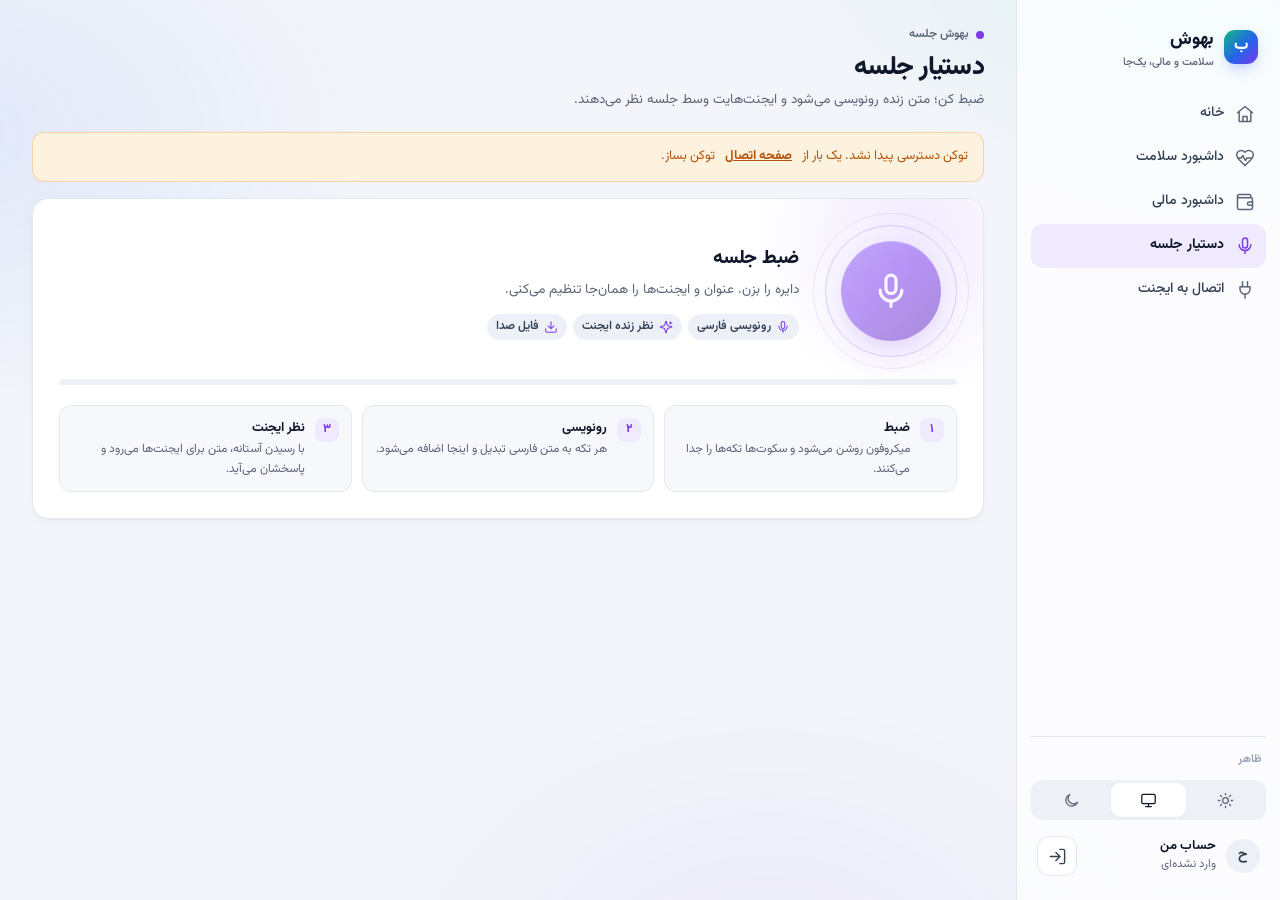
<file: dashboard/live.html>
<!DOCTYPE html>
<html lang="fa" dir="rtl">
<head>
<meta charset="utf-8">
<script src="js/theme.js"></script>
<meta name="viewport" content="width=device-width,initial-scale=1,viewport-fit=cover">
<title>دستیار جلسه — بهوش</title>
<link rel="icon" href="data:image/svg+xml,%3Csvg xmlns='http://www.w3.org/2000/svg' viewBox='0 0 32 32'%3E%3Cdefs%3E%3ClinearGradient id='g' x1='0' y1='0' x2='1' y2='1'%3E%3Cstop offset='0' stop-color='%2310B981'/%3E%3Cstop offset='.55' stop-color='%232563EB'/%3E%3Cstop offset='1' stop-color='%237C3AED'/%3E%3C/linearGradient%3E%3C/defs%3E%3Crect width='32' height='32' rx='9' fill='url(%23g)'/%3E%3Ctext x='16' y='22' font-size='17' font-family='sans-serif' font-weight='700' fill='%23fff' text-anchor='middle'%3E%D8%A8%3C/text%3E%3C/svg%3E">
<link rel="preconnect" href="https://fonts.googleapis.com">
<link href="https://fonts.googleapis.com/css2?family=Vazirmatn:wght@400;500;600;700;800&display=swap" rel="stylesheet">
<link rel="stylesheet" href="css/theme.css">
<link rel="stylesheet" href="css/live.css">
</head>
<body>
<a class="skiplink" href="#main">رفتن به محتوای اصلی</a>
<div class="app">
  <div id="agentDlg" aria-hidden="true">
    <div class="ad-box" role="dialog" aria-modal="true" aria-labelledby="adTitle">
      <div class="ad-headrow"><span class="ad-ico" data-ico="plug"></span><h3 id="adTitle">افزودن ایجنت</h3></div>
      <p class="ad-sub">نام و توکن را یک بار بده. از این پس فقط از فهرست انتخابش می‌کنی.</p>
      <div class="field">
        <label for="adName">نام ایجنت</label>
        <input class="input" id="adName" placeholder="مثلا ابن سینا" autocomplete="off">
      </div>
      <div class="field">
        <label for="adToken">توکن</label>
        <input class="input ltr" id="adToken" placeholder="amp_..." autocomplete="off">
        <span class="sl-hint">توکن AMP ایجنت. ذخیره می‌شود و در پاسخ‌ها فقط چهار کاراکتر آخرش نمایش داده می‌شود.</span>
      </div>
      <div id="adErr" class="ad-err hide"></div>
      <div class="row">
        <button type="button" id="adSave" class="btn btn-meeting">ذخیره و آزمون</button>
        <button type="button" id="adCancel" class="btn btn-ghost">انصراف</button>
      </div>
    </div>
  </div>

  <div id="setupDlg" aria-hidden="true">
    <div class="ad-box setup-box" role="dialog" aria-modal="true" aria-labelledby="setupTitle">
      <div class="ad-headrow"><span class="ad-ico" data-ico="mic"></span><h3 id="setupTitle">راه‌اندازی جلسه</h3></div>
      <p class="ad-sub">عنوان را بگذار، ایجنت‌ها را انتخاب کن، تنظیمات را ببین. بعد ضبط شروع می‌شود.</p>

      <div class="field">
        <label for="title">عنوان جلسه</label>
        <input class="input" id="title" placeholder="مثلا جلسه با تیم محصول" autocomplete="off">
      </div>

      <div class="setup-sec">
        <div class="ab-head">
          <h2>ایجنت‌های جلسه <span class="pill" id="agentCount">۰ انتخاب</span></h2>
        </div>
        <div id="agentBook" class="ab-list"><div class="ab-empty">در حال خواندن دفترچه…</div></div>
        <div id="agentEmpty" class="ab-empty hide">هنوز ایجنتی ثبت نکرده‌ای. با «افزودن ایجنت» یکی بساز تا متن جلسه برایش برود.</div>
        <div class="row" style="margin-top:12px">
          <button type="button" id="btnAddAgent" class="btn btn-soft btn-sm t-meeting">+ افزودن ایجنت</button>
          <button type="button" id="btnReloadAgents" class="btn btn-ghost btn-sm">تازه‌سازی</button>
        </div>
        <span class="sl-hint">توکن یک بار ثبت می‌شود و می‌ماند. در هر جلسه فقط انتخاب می‌کنی چه کسی مشارکت کند. دایره کنار نام، وضعیت توکن است و با زدنش می‌شود آزمون کرد.</span>
      </div>

      <details class="adv" open>
        <summary>تنظیمات ارسال <span class="pill" id="presetPill">متعادل</span></summary>
          <div class="adv-body">

            <div class="seg" role="group" aria-label="حالت پیش‌فرض">
              <button type="button" data-preset="short">کوتاه</button>
              <button type="button" data-preset="norm" class="on">متعادل</button>
              <button type="button" data-preset="long">بلند</button>
            </div>

            <div class="slider">
              <div class="sl-head"><label for="thWords">آستانه کلمه</label><b id="vWords">۴۰۰</b></div>
              <input id="thWords" type="range" min="100" max="1200" step="50" value="400">
              <span class="sl-hint">وقتی این تعداد کلمه جمع شد، متن برای ایجنت فرستاده می‌شود.</span>
            </div>

            <div class="slider">
              <div class="sl-head"><label for="thTime">آستانه زمان</label><b id="vTime">۹۰<i>ثانیه</i></b></div>
              <input id="thTime" type="range" min="20" max="300" step="10" value="90">
              <span class="sl-hint">اگر کلمه‌ها دیر جمع شوند، بعد از این مدت ارسال انجام می‌شود.</span>
            </div>

            <div class="slider">
              <div class="sl-head"><label for="thSilence">آستانه سکوت</label><b id="vSilence">۶<i>ثانیه</i></b></div>
              <input id="thSilence" type="range" min="2" max="20" step="1" value="6">
              <span class="sl-hint">مدت سکوتی که تکه را می‌بندد. کوتاه‌تر یعنی متن زودتر می‌آید.</span>
            </div>

            <div class="slider" style="margin-bottom:6px">
              <div class="sl-head"><label for="thMin">کف ارسال</label><b id="vMin">۶۰</b></div>
              <input id="thMin" type="range" min="10" max="300" step="5" value="60">
              <span class="sl-hint">کمتر از این تعداد کلمه، حتی با رسیدن آستانه هم فرستاده نمی‌شود.</span>
            </div>

          </div>
      </details>

      <div id="setupErr" class="ad-err hide"></div>
      <div class="row setup-actions">
        <button type="button" id="btnGo" class="btn btn-meeting">شروع ضبط</button>
        <button type="button" id="btnSetupCancel" class="btn btn-ghost">انصراف</button>
      </div>
    </div>
  </div>

  <main class="app-main" id="main">
    <header class="page-head">
      <div>
        <div class="eyebrow t-meeting"><i></i>بهوش جلسه</div>
        <h1>دستیار جلسه</h1>
        <p>ضبط کن؛ متن زنده رونویسی می‌شود و ایجنت‌هایت وسط جلسه نظر می‌دهند.</p>
      </div>
    </header>

    <div id="needLogin" class="warnbox hide">برای استفاده باید وارد شوی. <a href="login.html">ورود</a></div>
    <div id="noToken" class="warnbox hide">توکن دسترسی پیدا نشد. یک بار از <a href="connect.html">صفحه اتصال</a> توکن بساز.</div>

    <div class="lv-grid" id="grid">
      <div class="col">

        <div class="card rec-card">
          <div class="rec-zone">
            <div class="rec-ring" id="recRing">
              <button id="btnStart" class="rec-btn" aria-label="شروع ضبط">
                <svg viewBox="0 0 24 24" aria-hidden="true">
                  <rect x="9" y="2.5" width="6" height="11" rx="3"></rect>
                  <path d="M5.5 11.5a6.5 6.5 0 0 0 13 0"></path>
                  <path d="M12 18v3.2"></path>
                </svg>
              </button>
            </div>
            <div class="rec-side">
              <b>ضبط جلسه</b>
              <span class="cta-hint" id="ctaHint">دایره را بزن. عنوان و ایجنت‌ها را همان‌جا تنظیم می‌کنی.</span>
              <div class="rec-tags">
                <span class="badge"><span data-ico="mic"></span>رونویسی فارسی</span>
                <span class="badge"><span data-ico="sparkles"></span>نظر زنده ایجنت</span>
                <span class="badge"><span data-ico="download"></span>فایل صدا</span>
              </div>
            </div>
          </div>

          <div class="level" id="lvlBar" aria-hidden="true"><i id="lvl"></i></div>

          <ol class="steps">
            <li><span class="step-n">۱</span><div><b>ضبط</b><span>میکروفون روشن می‌شود و سکوت‌ها تکه‌ها را جدا می‌کنند.</span></div></li>
            <li><span class="step-n">۲</span><div><b>رونویسی</b><span>هر تکه به متن فارسی تبدیل و اینجا اضافه می‌شود.</span></div></li>
            <li><span class="step-n">۳</span><div><b>نظر ایجنت</b><span>با رسیدن آستانه، متن برای ایجنت‌ها می‌رود و پاسخشان می‌آید.</span></div></li>
          </ol>
        </div>

        <div class="card hide" id="statsCard">
          <h2><span class="h-ico" data-ico="activity"></span>وضعیت جلسه</h2>
          <div class="stats">
            <div class="stat"><b id="sWords">۰</b><span>کلمه کل</span></div>
            <div class="stat"><b id="sPending">۰</b><span>کلمه معلق</span></div>
            <div class="stat"><b id="sSent">۰</b><span>ارسال به ایجنت</span></div>
            <div class="stat"><b id="sAgents">۰</b><span>ایجنت مشارکت‌کننده</span></div>
          </div>
          <div id="agentLive" class="ag-live"></div>
          <div class="meter"><i id="bar"></i></div>
          <p class="hint" id="barHint">پیشرفت تا آستانه ارسال</p>
          <div class="divider"></div>
          <div class="row">
            <button id="btnAsk" class="btn btn-meeting" disabled>الان نظر بده</button>
            <button id="btnTest" class="btn btn-ghost" disabled>آزمون سریع اتصال</button>
            <button id="btnStop" class="btn btn-stop" disabled>پایان جلسه</button>
          </div>
        </div>

      </div>

      <div class="col">
        <!-- فایل صدا فقط در پایان جلسه ظاهر می شود، ولی آن لحظه مهم ترین
             کار کاربر ذخیره کردنش است، پس بالای ستون می نشیند. -->
        <div class="card hide" id="audioCard">
          <h2><span class="h-ico" data-ico="download"></span>فایل صدای جلسه <span id="audioPill" class="pill ok">آماده</span></h2>
          <div class="au-meta">
            <span><b id="auDur">۰:۰۰</b>مدت</span>
            <span><b id="auSize">۰</b>مگابایت</span>
            <span><b id="auFmt">WebM</b>قالب</span>
          </div>
          <div class="row">
            <a id="btnSaveAudio" class="btn btn-meeting" download>ذخیره در گوشی</a>
            <button id="btnShareAudio" class="btn btn-ghost hide">اشتراک گذاری</button>
          </div>
          <audio id="auPlayer" controls preload="metadata"></audio>
          <p class="hint" id="auHint">فایل تا وقتی این صفحه باز است در مرورگر می ماند. برای نگه داشتن، ذخیره کن.</p>
        </div>

        <!-- پاسخ ایجنت مهم تر از متن خودم است، پس کارت جدا و بالاتر دارد. -->
        <div class="card reply-card hide" id="replyCard">
          <h2><span class="h-ico" data-ico="sparkles"></span>پاسخ ایجنت <span id="replyPill" class="pill">۰ پاسخ</span></h2>
          <div id="replies"><div class="hint">هنوز پاسخی نیامده. وقتی ایجنت جواب بدهد اینجا می آید.</div></div>
          <p class="hint hide" id="replyNext">برای گرفتن نظر زودتر، دکمه «الان نظر بده» در کارت وضعیت را بزن.</p>
        </div>

        <div class="card log-card hide" id="logCard">
          <h2><span class="h-ico" data-ico="message"></span>متن من <span id="chunkPill" class="pill">۰ تکه</span></h2>
          <div id="log"><div class="hint">هنوز چیزی رونویسی نشده. دایره بالا را بزن تا شروع شود.</div></div>
        </div>
      </div>
    </div>
  </main>
</div>

<div id="recMode" aria-hidden="true">
  <div class="rm-top">
    <div class="rm-time" id="rmTime">۰۰:۰۰</div>
    <button class="rm-close" id="rmClose" title="بستن و ادامه در پس‌زمینه" aria-label="بستن">&times;</button>
  </div>

  <div class="rm-hero">
    <div class="rm-ring"></div>
    <div class="rm-ring b2"></div>
    <canvas id="rmWave"></canvas>
    <button class="rm-core" id="rmCore" aria-label="پایان ضبط">
      <svg viewBox="0 0 24 24" aria-hidden="true"><rect x="7" y="7" width="10" height="10" rx="2.5"></rect></svg>
    </button>
  </div>

  <div class="rm-status" id="rmStatus">در حال شنیدن</div>
  <div class="rm-words" id="rmWords">۰ کلمه ثبت شده</div>
  <div class="rm-wavebar" id="rmBars"></div>

  <div class="rm-actions">
    <button class="btn btn-ghost" id="rmAsk">الان نظر بده</button>
    <button class="btn btn-stop" id="rmStop">پایان جلسه</button>
  </div>

  <div id="rmLive" class="rm-last"></div>
</div>

<script src="config.js"></script>
<script src="js/app.js"></script>
<script src="js/live.js"></script>
<script src="shell.js"></script>
</body>
</html>
</file>
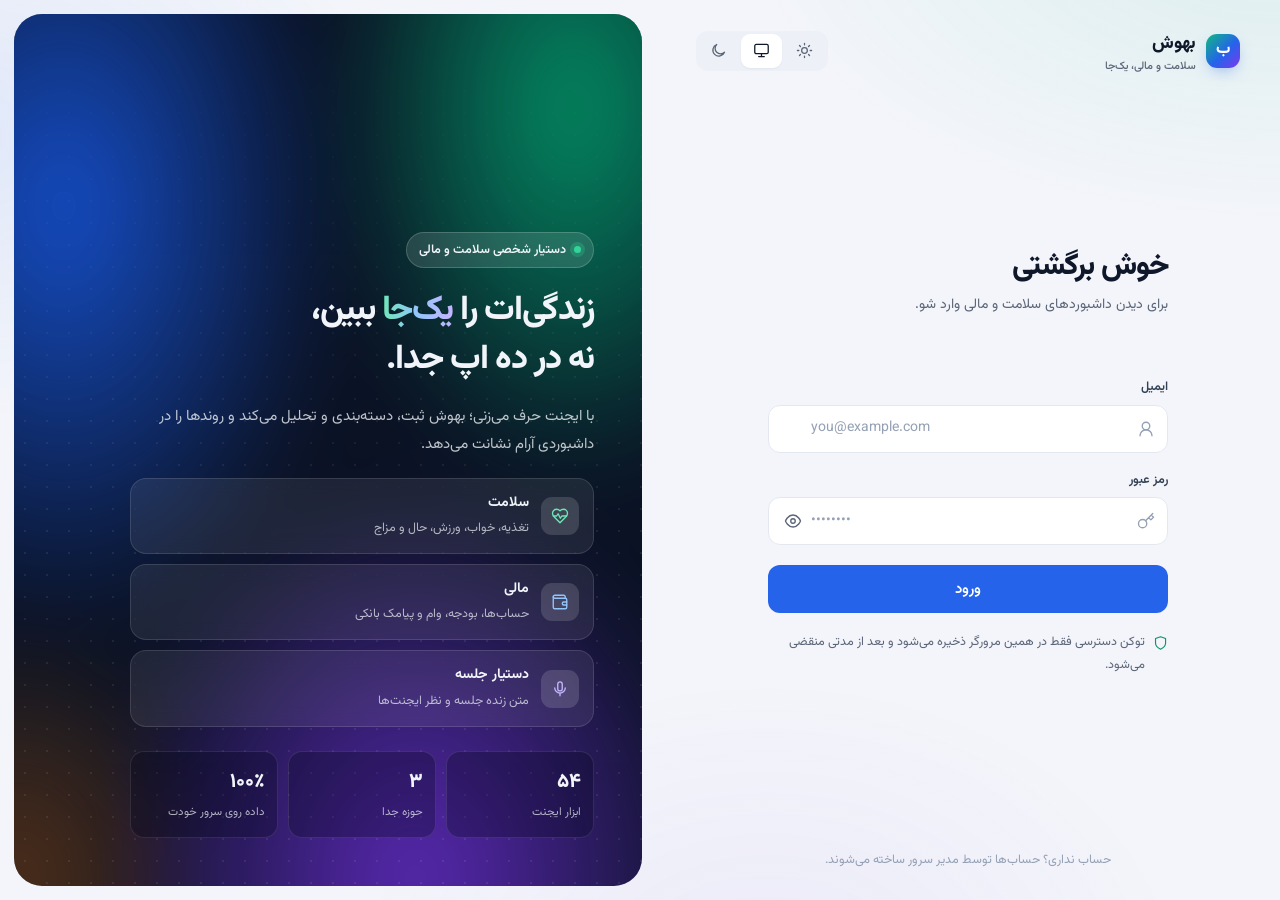
<file: dashboard/login.html>
<!DOCTYPE html>
<html lang="fa" dir="rtl">
<head>
<script src="js/theme.js"></script>
<meta charset="utf-8">
<meta name="viewport" content="width=device-width, initial-scale=1">
<title>ورود — بهوش</title>
<link rel="icon" href="data:image/svg+xml,%3Csvg xmlns='http://www.w3.org/2000/svg' viewBox='0 0 32 32'%3E%3Cdefs%3E%3ClinearGradient id='g' x1='0' y1='0' x2='1' y2='1'%3E%3Cstop offset='0' stop-color='%2310B981'/%3E%3Cstop offset='.55' stop-color='%232563EB'/%3E%3Cstop offset='1' stop-color='%237C3AED'/%3E%3C/linearGradient%3E%3C/defs%3E%3Crect width='32' height='32' rx='9' fill='url(%23g)'/%3E%3Ctext x='16' y='22' font-size='17' font-family='sans-serif' font-weight='700' fill='%23fff' text-anchor='middle'%3E%D8%A8%3C/text%3E%3C/svg%3E">
<link href="https://fonts.googleapis.com/css2?family=Vazirmatn:wght@400;500;600;700;800&display=swap" rel="stylesheet">
<link rel="stylesheet" href="css/theme.css">
<link rel="stylesheet" href="css/login.css">
</head>
<body>
<div class="auth">
  <section class="auth-form-side">
    <div class="auth-top">
      <a class="brand" href="index.html"><span class="brand-mark">ب</span><span>بهوش<small>سلامت و مالی، یک‌جا</small></span></a>
      <div id="themeSlot" class="theme-slot"></div>
    </div>

    <div class="auth-card">
      <h1>خوش برگشتی</h1>
      <p class="auth-sub">برای دیدن داشبوردهای سلامت و مالی وارد شو.</p>

      <div class="form-alert" id="msg" role="alert" aria-live="polite" hidden></div>

      <form id="f" autocomplete="on" novalidate>
        <div class="field">
          <label for="email">ایمیل</label>
          <div class="input-ico">
            <span class="ico-in" data-icon="user"></span>
            <input class="input" id="email" type="email" name="email" required autocomplete="username"
                   dir="ltr" placeholder="you@example.com" inputmode="email">
          </div>
        </div>
        <div class="field">
          <label for="password">رمز عبور</label>
          <div class="input-ico">
            <span class="ico-in" data-icon="key"></span>
            <input class="input" id="password" type="password" name="password" required
                   autocomplete="current-password" dir="ltr" placeholder="••••••••">
            <button type="button" class="pw-toggle" id="pwToggle" aria-label="نمایش رمز" aria-pressed="false"></button>
          </div>
        </div>
        <button class="btn btn-primary btn-block" id="go" type="submit">
          <span class="spinner" aria-hidden="true"></span><span class="go-label">ورود</span>
        </button>
      </form>

      <p class="auth-foot"><span data-icon="shield"></span>توکن دسترسی فقط در همین مرورگر ذخیره می‌شود و بعد از مدتی منقضی می‌شود.</p>
    </div>

    <p class="auth-legal">حساب نداری؟ حساب‌ها توسط مدیر سرور ساخته می‌شوند.</p>
  </section>

  <aside class="auth-brand" aria-hidden="true">
    <div class="mesh"></div>
    <div class="auth-brand-inner">
      <span class="pill-tag"><i></i>دستیار شخصی سلامت و مالی</span>
      <h2>زندگی‌ات را <em>یک‌جا</em> ببین، <br>نه در ده اپ جدا.</h2>
      <p>با ایجنت حرف می‌زنی؛ بهوش ثبت، دسته‌بندی و تحلیل می‌کند و روندها را در داشبوردی آرام نشانت می‌دهد.</p>
      <ul class="props">
        <li class="t-health"><span class="ico" data-icon="heart"></span><div><b>سلامت</b><span>تغذیه، خواب، ورزش، حال و مزاج</span></div></li>
        <li class="t-finance"><span class="ico" data-icon="wallet"></span><div><b>مالی</b><span>حساب‌ها، بودجه، وام و پیامک بانکی</span></div></li>
        <li class="t-meeting"><span class="ico" data-icon="mic"></span><div><b>دستیار جلسه</b><span>متن زنده جلسه و نظر ایجنت‌ها</span></div></li>
      </ul>
      <div class="mini-stats">
        <div><b>۵۴</b><span>ابزار ایجنت</span></div>
        <div><b>۳</b><span>حوزه جدا</span></div>
        <div><b>۱۰۰٪</b><span>داده روی سرور خودت</span></div>
      </div>
    </div>
  </aside>
</div>

<script src="config.js"></script>
<script src="js/app.js"></script>
<script src="js/login.js"></script>
<script src="shell.js"></script>
</body>
</html>
</file>
<file: dashboard/css/theme.css>
/* بهوش — سیستم طراحی مشترک
   توکن‌های رنگ برای تم روشن و تیره، پوسته برنامه، و اجزای پایه.
   همه صفحات این فایل را بارگذاری می‌کنند؛ تم با data-theme روی <html> عوض می‌شود
   (js/theme.js آن را قبل از رندر تنظیم می‌کند). */

/* ---------- توکن‌ها ---------- */
:root{
  --font:Vazirmatn,system-ui,-apple-system,"Segoe UI",sans-serif;

  --bg:#F3F5FA;
  --bg-glow-1:rgba(16,185,129,.10);
  --bg-glow-2:rgba(37,99,235,.09);
  --bg-glow-3:rgba(124,58,237,.06);
  --surface:#FFFFFF;
  --surface-2:#F6F8FC;
  --surface-3:#EDF1F7;
  --glass:rgba(255,255,255,.72);
  --border:#E3E8F0;
  --border-strong:#CDD5E1;
  --text:#0F172A;
  --text-2:#334155;
  --muted:#5B6578;
  --faint:#94A0B4;

  --primary:#2563EB;
  --primary-ink:#FFFFFF;
  --primary-soft:#E8EFFE;
  --ok:#059669;   --ok-soft:#E3F6EF;   --ok-ink:#047857;
  --warn:#D97706; --warn-soft:#FDF2DD; --warn-ink:#B45309;
  --bad:#DC2626;  --bad-soft:#FDE8E8;  --bad-ink:#B91C1C;
  --info:#7C3AED; --info-soft:#F0EAFE; --info-ink:#6D28D9;

  /* رنگ هر بخش */
  --health:#059669;  --health-soft:#E3F6EF;
  --finance:#2563EB; --finance-soft:#E8EFFE;
  --meeting:#7C3AED; --meeting-soft:#F0EAFE;
  --agent:#D97706;   --agent-soft:#FDF2DD;

  /* پالت نمودار: رنگ و شیوه خط با هم تفاوت سری‌ها را نشان می‌دهند */
  --c1:#2563EB; --c2:#059669; --c3:#D97706; --c4:#7C3AED; --c5:#E11D48; --c6:#0891B2;
  --c-grid:#E8ECF3;
  --c-axis:#7A8598;

  --shadow-sm:0 1px 2px rgba(15,23,42,.05);
  --shadow:0 1px 2px rgba(15,23,42,.04),0 4px 16px -6px rgba(15,23,42,.08);
  --shadow-lg:0 12px 40px -12px rgba(15,23,42,.22);
  --ring:0 0 0 3px rgba(37,99,235,.35);

  --r-lg:20px; --r:16px; --r-sm:12px; --r-xs:8px;
  --sidebar-w:264px;
  --ease:cubic-bezier(.22,.7,.3,1);
  color-scheme:light;
}

:root[data-theme="dark"]{
  --bg:#0A0F1C;
  --bg-glow-1:rgba(52,211,153,.10);
  --bg-glow-2:rgba(96,165,250,.10);
  --bg-glow-3:rgba(167,139,250,.08);
  --surface:#111A2B;
  --surface-2:#162036;
  --surface-3:#1C2840;
  --glass:rgba(13,20,35,.70);
  --border:rgba(148,163,184,.14);
  --border-strong:rgba(148,163,184,.26);
  --text:#F1F5F9;
  --text-2:#CBD5E1;
  --muted:#94A3B8;
  --faint:#64748B;

  --primary:#60A5FA;
  --primary-ink:#0A0F1C;
  --primary-soft:rgba(96,165,250,.14);
  --ok:#34D399;   --ok-soft:rgba(52,211,153,.13);   --ok-ink:#6EE7B7;
  --warn:#FBBF24; --warn-soft:rgba(251,191,36,.13); --warn-ink:#FCD34D;
  --bad:#F87171;  --bad-soft:rgba(248,113,113,.13); --bad-ink:#FCA5A5;
  --info:#A78BFA; --info-soft:rgba(167,139,250,.14); --info-ink:#C4B5FD;

  --health:#34D399;  --health-soft:rgba(52,211,153,.13);
  --finance:#60A5FA; --finance-soft:rgba(96,165,250,.14);
  --meeting:#A78BFA; --meeting-soft:rgba(167,139,250,.14);
  --agent:#FBBF24;   --agent-soft:rgba(251,191,36,.13);

  --c1:#60A5FA; --c2:#34D399; --c3:#FBBF24; --c4:#A78BFA; --c5:#FB7185; --c6:#22D3EE;
  --c-grid:rgba(148,163,184,.12);
  --c-axis:#8391A7;

  --shadow-sm:none;
  --shadow:0 1px 0 rgba(255,255,255,.03) inset,0 8px 24px -12px rgba(0,0,0,.6);
  --shadow-lg:0 20px 50px -16px rgba(0,0,0,.7);
  --ring:0 0 0 3px rgba(96,165,250,.45);
  color-scheme:dark;
}

/* ---------- پایه ---------- */
*,*::before,*::after{box-sizing:border-box}
*{margin:0;padding:0}
html{-webkit-text-size-adjust:100%;scroll-behavior:smooth}
body{
  font-family:var(--font);font-size:14px;line-height:1.8;color:var(--text);
  background:var(--bg);min-height:100vh;-webkit-font-smoothing:antialiased;
  font-feature-settings:"ss01";
  transition:background-color .25s var(--ease),color .25s var(--ease);
}
body::before{
  content:"";position:fixed;inset:0;z-index:-1;pointer-events:none;
  background:
    radial-gradient(900px 520px at 100% -10%,var(--bg-glow-1),transparent 60%),
    radial-gradient(760px 480px at -5% 15%,var(--bg-glow-2),transparent 60%),
    radial-gradient(700px 520px at 60% 110%,var(--bg-glow-3),transparent 60%);
}
a{color:inherit}
button,input,select,textarea{font:inherit;color:inherit}
button{cursor:pointer}
img,svg{display:block;max-width:100%}
:focus-visible{outline:none;box-shadow:var(--ring);border-radius:var(--r-xs)}
::selection{background:var(--primary-soft)}
.num{font-variant-numeric:tabular-nums}
.ltr{direction:ltr;unicode-bidi:isolate}
.sr-only{position:absolute;width:1px;height:1px;overflow:hidden;clip:rect(0 0 0 0);white-space:nowrap}
.muted{color:var(--muted)}
.hidden{display:none !important}

@media (prefers-reduced-motion:reduce){
  *,*::before,*::after{animation-duration:.01ms !important;animation-iteration-count:1 !important;
    transition-duration:.01ms !important;scroll-behavior:auto !important}
}

/* ---------- پوسته برنامه ---------- */
.app{min-height:100vh}
.app-main{padding:24px 28px 56px;max-width:1280px;margin-inline:auto}
@media (min-width:1024px){
  .app.has-sidebar .app-main{margin-inline-start:var(--sidebar-w);margin-inline-end:0;
    max-width:none;padding-inline:32px}
  .app.has-sidebar .app-main > *{max-width:1240px;margin-inline:auto}
}

.sidebar{
  position:fixed;inset-block:0;inset-inline-start:0;width:var(--sidebar-w);z-index:40;
  display:flex;flex-direction:column;gap:6px;padding:18px 14px;
  background:var(--glass);-webkit-backdrop-filter:blur(18px) saturate(1.4);backdrop-filter:blur(18px) saturate(1.4);
  border-inline-end:1px solid var(--border);
}
.brand{display:flex;align-items:center;gap:10px;padding:6px 8px 16px;text-decoration:none;
  font-weight:800;font-size:18px;letter-spacing:-.02em}
.brand-mark{width:34px;height:34px;border-radius:11px;display:grid;place-items:center;color:#fff;
  font-size:16px;font-weight:800;
  background:linear-gradient(135deg,#10B981 0%,#2563EB 55%,#7C3AED 100%);
  box-shadow:0 6px 16px -6px rgba(37,99,235,.55)}
.brand small{display:block;font-size:11px;font-weight:500;color:var(--muted);letter-spacing:0;line-height:1.2}
.nav-label{font-size:11.5px;color:var(--faint);font-weight:600;padding:12px 10px 4px}
.nav-link{
  --acc:var(--primary);--acc-soft:var(--primary-soft);
  display:flex;align-items:center;gap:11px;min-height:44px;padding:9px 11px;border-radius:var(--r-sm);
  text-decoration:none;color:var(--text-2);font-weight:500;font-size:14px;
  transition:background-color .15s,color .15s;
}
.nav-link svg{width:20px;height:20px;flex:none;color:var(--muted);transition:color .15s}
.nav-link:hover{background:var(--surface-3);color:var(--text)}
.nav-link[aria-current="page"]{background:var(--acc-soft);color:var(--text);font-weight:700}
.nav-link[aria-current="page"] svg{color:var(--acc)}
.nav-link[data-k="health"]{--acc:var(--health);--acc-soft:var(--health-soft)}
.nav-link[data-k="finance"]{--acc:var(--finance);--acc-soft:var(--finance-soft)}
.nav-link[data-k="live"]{--acc:var(--meeting);--acc-soft:var(--meeting-soft)}
.nav-link[data-k="connect"]{--acc:var(--agent);--acc-soft:var(--agent-soft)}
.sidebar-foot{margin-top:auto;display:flex;flex-direction:column;gap:10px;padding-top:12px;
  border-top:1px solid var(--border)}
.user-chip{display:flex;align-items:center;gap:10px;padding:6px 6px}
.avatar{width:34px;height:34px;border-radius:50%;display:grid;place-items:center;font-weight:700;
  font-size:14px;background:var(--surface-3);color:var(--text-2);flex:none}
.user-chip .who{min-width:0;flex:1;line-height:1.4}
.user-chip .who b{display:block;font-size:13px;white-space:nowrap;overflow:hidden;text-overflow:ellipsis}
.user-chip .who span{font-size:11.5px;color:var(--muted)}

/* سوییچ تم سه‌حالته */
.theme-switch{display:grid;grid-template-columns:repeat(3,1fr);gap:2px;padding:3px;border-radius:var(--r-sm);
  background:var(--surface-3)}
.theme-switch button{border:0;background:transparent;border-radius:9px;min-height:34px;display:grid;
  place-items:center;color:var(--muted);transition:.15s}
.theme-switch button svg{width:17px;height:17px}
.theme-switch button:hover{color:var(--text)}
.theme-switch button[aria-pressed="true"]{background:var(--surface);color:var(--text);box-shadow:var(--shadow-sm)}

/* نوار بالای موبایل و ناوبری پایین */
.mobile-bar{display:none}
.bottom-nav{display:none}
@media (max-width:1023.98px){
  .sidebar{display:none}
  .mobile-bar{
    display:flex;align-items:center;justify-content:space-between;gap:10px;position:sticky;top:0;z-index:30;
    padding:10px 16px;background:var(--glass);-webkit-backdrop-filter:blur(18px) saturate(1.4);
    backdrop-filter:blur(18px) saturate(1.4);border-bottom:1px solid var(--border)}
  .mobile-bar .brand{padding:0;font-size:17px}
  .mobile-bar .brand-mark{width:30px;height:30px;font-size:14px;border-radius:10px}
  .bottom-nav{
    display:grid;grid-template-columns:repeat(5,1fr);position:fixed;inset-inline:0;bottom:0;z-index:30;
    padding:6px 6px calc(6px + env(safe-area-inset-bottom));background:var(--glass);
    -webkit-backdrop-filter:blur(18px) saturate(1.4);backdrop-filter:blur(18px) saturate(1.4);
    border-top:1px solid var(--border)}
  .bottom-nav a{display:flex;flex-direction:column;align-items:center;gap:2px;min-height:52px;
    justify-content:center;text-decoration:none;color:var(--muted);font-size:11px;font-weight:500;
    border-radius:var(--r-sm)}
  .bottom-nav a svg{width:22px;height:22px}
  .bottom-nav a[aria-current="page"]{color:var(--text);font-weight:700}
  .bottom-nav a[aria-current="page"] svg{color:var(--primary)}
  .bottom-nav a[data-k="health"][aria-current="page"] svg{color:var(--health)}
  .bottom-nav a[data-k="live"][aria-current="page"] svg{color:var(--meeting)}
  .bottom-nav a[data-k="connect"][aria-current="page"] svg{color:var(--agent)}
  .app-main{padding:18px 16px calc(96px + env(safe-area-inset-bottom))}
}

.icon-btn{width:40px;height:40px;border-radius:var(--r-sm);border:1px solid var(--border);
  background:var(--surface);display:grid;place-items:center;color:var(--text-2);transition:.15s;flex:none}
.icon-btn:hover{border-color:var(--border-strong);color:var(--text)}
.icon-btn svg{width:19px;height:19px}

/* ---------- سربرگ صفحه ---------- */
.page-head{display:flex;align-items:flex-end;justify-content:space-between;gap:16px;flex-wrap:wrap;
  margin-bottom:20px}
.page-head h1{font-size:26px;font-weight:800;letter-spacing:-.025em;line-height:1.4}
.page-head p{color:var(--muted);font-size:13.5px;margin-top:2px}
.eyebrow{display:inline-flex;align-items:center;gap:7px;font-size:12px;font-weight:600;color:var(--muted);
  margin-bottom:4px}
.eyebrow i{width:8px;height:8px;border-radius:50%;background:var(--acc,var(--primary))}
.page-actions{display:flex;gap:8px;flex-wrap:wrap;align-items:center}
@media (max-width:640px){.page-head h1{font-size:22px}}

/* ---------- جای‌گذاری ---------- */
.grid{display:grid;gap:14px}
.g-2{grid-template-columns:repeat(2,minmax(0,1fr))}
.g-3{grid-template-columns:repeat(3,minmax(0,1fr))}
.g-4{grid-template-columns:repeat(4,minmax(0,1fr))}
.g-12{grid-template-columns:repeat(12,minmax(0,1fr))}
.span-3{grid-column:span 3}.span-4{grid-column:span 4}.span-5{grid-column:span 5}
.span-6{grid-column:span 6}.span-7{grid-column:span 7}.span-8{grid-column:span 8}.span-12{grid-column:span 12}
@media (max-width:1180px){.g-4{grid-template-columns:repeat(2,minmax(0,1fr))}}
@media (max-width:1023.98px){
  .g-12>[class*="span-"]{grid-column:span 12}
  .g-3{grid-template-columns:repeat(2,minmax(0,1fr))}
}
@media (max-width:640px){.g-2,.g-3{grid-template-columns:minmax(0,1fr)}}
.stack{display:flex;flex-direction:column;gap:14px}
.section-title{display:flex;align-items:center;justify-content:space-between;gap:10px;margin:28px 0 12px}
.section-title h2{font-size:16px;font-weight:700}
.section-title span{font-size:12.5px;color:var(--muted)}

/* ---------- کارت ---------- */
.card{background:var(--surface);border:1px solid var(--border);border-radius:var(--r);padding:18px;
  box-shadow:var(--shadow);min-width:0}
.card-head{display:flex;align-items:flex-start;justify-content:space-between;gap:12px;margin-bottom:14px}
.card-head h3{font-size:14.5px;font-weight:700;line-height:1.5}
.card-head p{font-size:12.5px;color:var(--muted);line-height:1.6}
.card-flush{padding:0;overflow:hidden}
.card-glow{position:relative;overflow:hidden}
.card-glow::after{content:"";position:absolute;inset-inline-end:-60px;top:-80px;width:220px;height:220px;
  border-radius:50%;background:radial-gradient(closest-side,var(--acc-soft,var(--primary-soft)),transparent);
  pointer-events:none}
.card-glow>*{position:relative;z-index:1}

/* KPI */
.kpi{--acc:var(--primary);--acc-soft:var(--primary-soft);display:flex;flex-direction:column;gap:6px;position:relative}
.kpi-top{display:flex;align-items:center;justify-content:space-between;gap:8px}
.kpi-label{font-size:13px;color:var(--muted);font-weight:500}
.kpi-icon{width:34px;height:34px;border-radius:10px;display:grid;place-items:center;
  background:var(--acc-soft);color:var(--acc);flex:none}
.kpi-icon svg{width:18px;height:18px}
.kpi-value{font-size:26px;font-weight:800;letter-spacing:-.02em;line-height:1.35;font-variant-numeric:tabular-nums}
.kpi-value small{font-size:13px;font-weight:500;color:var(--muted);margin-inline-start:4px;letter-spacing:0}
.kpi-sub{font-size:12.5px;color:var(--muted);display:flex;align-items:center;gap:6px;flex-wrap:wrap}
.kpi .spark{height:36px;margin-top:4px}
.t-health{--acc:var(--health);--acc-soft:var(--health-soft)}
.t-finance{--acc:var(--finance);--acc-soft:var(--finance-soft)}
.t-meeting{--acc:var(--meeting);--acc-soft:var(--meeting-soft)}
.t-agent{--acc:var(--agent);--acc-soft:var(--agent-soft)}
.t-ok{--acc:var(--ok);--acc-soft:var(--ok-soft)}
.t-warn{--acc:var(--warn);--acc-soft:var(--warn-soft)}
.t-bad{--acc:var(--bad);--acc-soft:var(--bad-soft)}
.t-info{--acc:var(--info);--acc-soft:var(--info-soft)}

/* نشان تغییر */
.delta{display:inline-flex;align-items:center;gap:3px;font-size:12px;font-weight:600;padding:1px 8px;
  border-radius:999px;background:var(--surface-3);color:var(--muted)}
.delta svg{width:13px;height:13px}
.delta.up{background:var(--ok-soft);color:var(--ok-ink)}
.delta.down{background:var(--bad-soft);color:var(--bad-ink)}
.delta.flat{background:var(--surface-3);color:var(--muted)}

/* ---------- دکمه ---------- */
.btn{display:inline-flex;align-items:center;justify-content:center;gap:8px;min-height:40px;padding:8px 16px;
  border-radius:var(--r-sm);border:1px solid transparent;font-weight:600;font-size:13.5px;text-decoration:none;
  transition:background-color .15s,border-color .15s,color .15s,transform .15s;white-space:nowrap}
.btn svg{width:17px;height:17px}
.btn:active{transform:translateY(1px)}
.btn-primary{background:var(--primary);color:var(--primary-ink)}
.btn-primary:hover{filter:brightness(1.07)}
.btn-ghost{background:var(--surface);border-color:var(--border);color:var(--text-2)}
.btn-ghost:hover{border-color:var(--border-strong);color:var(--text)}
.btn-soft{background:var(--acc-soft,var(--primary-soft));color:var(--acc,var(--primary))}
.btn-soft:hover{filter:brightness(.98)}
.btn-danger{background:var(--bad-soft);color:var(--bad-ink)}
.btn-sm{min-height:32px;padding:4px 12px;font-size:12.5px;border-radius:10px}
.btn[disabled]{opacity:.55;cursor:not-allowed}

/* ---------- تب و سگمنت ---------- */
.tabs{display:flex;gap:4px;padding:4px;border-radius:14px;background:var(--surface-3);overflow-x:auto;
  scrollbar-width:none;margin-bottom:18px;max-width:100%}
.tabs::-webkit-scrollbar{display:none}
.tab{border:0;background:transparent;color:var(--muted);font-weight:600;font-size:13px;padding:7px 14px;
  border-radius:10px;white-space:nowrap;min-height:36px;display:inline-flex;align-items:center;gap:7px;transition:.15s}
.tab svg{width:16px;height:16px}
.tab:hover{color:var(--text)}
.tab[aria-selected="true"]{background:var(--surface);color:var(--text);box-shadow:var(--shadow-sm)}
.segmented{display:inline-flex;gap:2px;padding:3px;border-radius:12px;background:var(--surface-3)}
.segmented button{border:0;background:transparent;color:var(--muted);font-weight:600;font-size:12.5px;
  padding:5px 12px;border-radius:9px;min-height:32px}
.segmented button[aria-pressed="true"]{background:var(--surface);color:var(--text);box-shadow:var(--shadow-sm)}
.panel{display:none}
.panel.active{display:block;animation:rise .35s var(--ease)}
@keyframes rise{from{opacity:0;transform:translateY(6px)}to{opacity:1;transform:none}}

/* ---------- فرم ---------- */
.field{display:flex;flex-direction:column;gap:6px}
.field label,.label{font-size:12.5px;font-weight:600;color:var(--text-2)}
.input,.select,textarea.input{width:100%;min-height:42px;padding:9px 13px;border-radius:var(--r-sm);
  border:1px solid var(--border);background:var(--surface);color:var(--text);transition:border-color .15s,box-shadow .15s}
.input::placeholder{color:var(--faint)}
.input:hover,.select:hover{border-color:var(--border-strong)}
.input:focus,.select:focus{outline:none;border-color:var(--primary);box-shadow:var(--ring)}
.select{appearance:none;padding-inline-end:13px;padding-inline-start:34px;cursor:pointer;
  background-image:url("data:image/svg+xml,%3Csvg xmlns='http://www.w3.org/2000/svg' width='16' height='16' fill='none' stroke='%2394A0B4' stroke-width='2' stroke-linecap='round' viewBox='0 0 24 24'%3E%3Cpath d='m6 9 6 6 6-6'/%3E%3C/svg%3E");
  background-repeat:no-repeat;background-position:left 11px center}
.search{position:relative}
.search svg{position:absolute;inset-inline-start:12px;top:50%;transform:translateY(-50%);width:17px;height:17px;color:var(--faint)}
.search .input{padding-inline-start:38px}

/* ---------- نشان و چیپ ---------- */
.badge{display:inline-flex;align-items:center;gap:5px;font-size:12px;font-weight:600;padding:2px 9px;
  border-radius:999px;background:var(--surface-3);color:var(--text-2);white-space:nowrap}
.badge.ok{background:var(--ok-soft);color:var(--ok-ink)}
.badge.warn{background:var(--warn-soft);color:var(--warn-ink)}
.badge.bad{background:var(--bad-soft);color:var(--bad-ink)}
.badge.info{background:var(--info-soft);color:var(--info-ink)}
.badge.primary{background:var(--primary-soft);color:var(--primary)}
.chip{display:inline-flex;align-items:center;gap:6px;padding:5px 12px;border-radius:999px;border:1px solid var(--border);
  background:var(--surface);font-size:12.5px;color:var(--text-2);min-height:32px}
.dot{width:8px;height:8px;border-radius:50%;display:inline-block;flex:none;background:var(--acc,var(--primary))}

/* ---------- پیشرفت ---------- */
.progress{height:8px;border-radius:999px;background:var(--surface-3);overflow:hidden}
.progress>i{display:block;height:100%;border-radius:inherit;background:var(--acc,var(--primary));
  width:0;transition:width .7s var(--ease)}
.progress.ok>i{background:var(--ok)}.progress.warn>i{background:var(--warn)}.progress.bad>i{background:var(--bad)}

/* ---------- جدول و فهرست ---------- */
.table-wrap{overflow-x:auto;margin:0 -18px -18px;padding:0 18px 6px}
table.table{width:100%;border-collapse:collapse;font-size:13px}
.table th{font-size:12px;color:var(--muted);font-weight:600;text-align:start;padding:10px 10px;
  border-bottom:1px solid var(--border);white-space:nowrap}
.table td{padding:11px 10px;border-bottom:1px solid var(--border);vertical-align:middle}
.table tbody tr:last-child td{border-bottom:0}
.table tbody tr{transition:background-color .12s}
.table tbody tr:hover{background:var(--surface-2)}
.table td.end,.table th.end{text-align:end}
.list{display:flex;flex-direction:column}
.list-row{display:flex;align-items:center;gap:12px;padding:12px 2px;border-bottom:1px solid var(--border)}
.list-row:last-child{border-bottom:0}
.list-row .grow{flex:1;min-width:0}
.list-row .title{font-weight:600;font-size:13.5px;line-height:1.5}
.list-row .meta{font-size:12px;color:var(--muted);line-height:1.5}
.ico{width:38px;height:38px;border-radius:11px;display:grid;place-items:center;flex:none;
  background:var(--acc-soft,var(--surface-3));color:var(--acc,var(--text-2))}
.ico svg{width:18px;height:18px}

/* ---------- حالت‌ها ---------- */
.empty{display:flex;flex-direction:column;align-items:center;justify-content:center;gap:8px;text-align:center;
  padding:28px 16px;color:var(--muted);font-size:13px}
.empty svg{width:34px;height:34px;color:var(--faint)}
.skeleton{position:relative;overflow:hidden;background:var(--surface-3);border-radius:var(--r-xs);min-height:14px}
.skeleton::after{content:"";position:absolute;inset:0;transform:translateX(-100%);
  background:linear-gradient(90deg,transparent,rgba(255,255,255,.35),transparent);animation:shimmer 1.4s infinite}
:root[data-theme="dark"] .skeleton::after{background:linear-gradient(90deg,transparent,rgba(255,255,255,.06),transparent)}
@keyframes shimmer{to{transform:translateX(100%)}}
.callout{display:flex;gap:10px;align-items:flex-start;padding:12px 14px;border-radius:var(--r-sm);
  background:var(--acc-soft,var(--info-soft));color:var(--text-2);font-size:13px;line-height:1.8}
.callout svg{width:18px;height:18px;flex:none;margin-top:3px;color:var(--acc,var(--info))}

/* ---------- نمودار ---------- */
.chart{position:relative;width:100%}
.chart svg{width:100%;height:auto;overflow:visible;direction:ltr}
.chart svg text{font-family:var(--font);fill:var(--c-axis);font-size:11px}
.chart:focus-visible{border-radius:var(--r-xs)}
.legend{display:flex;flex-wrap:wrap;gap:6px 16px;font-size:12.5px;color:var(--muted);margin-top:10px}
.legend span{display:inline-flex;align-items:center;gap:6px}
.legend i{width:14px;height:4px;border-radius:2px;display:inline-block}
.legend i.dashed{background:repeating-linear-gradient(90deg,currentColor 0 4px,transparent 4px 7px) !important}
.chart-tip{position:fixed;z-index:100;pointer-events:none;min-width:130px;padding:9px 12px;border-radius:12px;
  background:var(--surface);border:1px solid var(--border-strong);box-shadow:var(--shadow-lg);font-size:12.5px;
  line-height:1.7;opacity:0;transform:translateY(4px);transition:opacity .12s,transform .12s;direction:rtl}
.chart-tip.on{opacity:1;transform:none}
.chart-tip b{display:block;font-size:12px;color:var(--muted);font-weight:600;margin-bottom:2px}
.chart-tip .r{display:flex;align-items:center;justify-content:space-between;gap:14px}
.chart-tip .r span{display:inline-flex;align-items:center;gap:6px;color:var(--text-2)}
.chart-tip .r i{width:8px;height:8px;border-radius:50%}
.chart-tip .r em{font-style:normal;font-weight:700;font-variant-numeric:tabular-nums}

/* حلقه پیشرفت */
.ring{position:relative;display:grid;place-items:center}
.ring svg{transform:rotate(-90deg)}
.ring .ring-label{position:absolute;text-align:center;line-height:1.3}
.ring .ring-label b{display:block;font-size:17px;font-weight:800;font-variant-numeric:tabular-nums}
.ring .ring-label span{font-size:11px;color:var(--muted)}

/* ---------- اعلان ---------- */
.toast-host{position:fixed;inset-inline:0;bottom:24px;z-index:120;display:flex;flex-direction:column;align-items:center;
  gap:8px;pointer-events:none;padding:0 16px}
@media (max-width:1023.98px){.toast-host{bottom:88px}}
.toast{pointer-events:auto;display:flex;align-items:center;gap:10px;padding:11px 16px;border-radius:14px;
  background:var(--text);color:var(--bg);font-size:13.5px;font-weight:500;box-shadow:var(--shadow-lg);
  animation:rise .25s var(--ease)}
.toast svg{width:18px;height:18px}

/* ---------- دیالوگ ---------- */
dialog.sheet{border:0;padding:0;margin:auto;width:min(520px,calc(100% - 24px));border-radius:var(--r-lg);
  background:var(--surface);color:var(--text);box-shadow:var(--shadow-lg)}
dialog.sheet::backdrop{background:rgba(2,6,23,.45);-webkit-backdrop-filter:blur(4px);backdrop-filter:blur(4px)}
dialog.sheet[open]{animation:rise .25s var(--ease)}
.sheet-head{display:flex;align-items:center;justify-content:space-between;gap:10px;padding:18px 20px 6px}
.sheet-head h3{font-size:17px;font-weight:800}
.sheet-body{padding:12px 20px 20px;display:flex;flex-direction:column;gap:14px}
.sheet-foot{display:flex;gap:8px;justify-content:flex-start;padding:0 20px 20px}
@media (max-width:640px){
  dialog.sheet{margin:auto 0 0;width:100%;max-width:100%;border-radius:var(--r-lg) var(--r-lg) 0 0;
    padding-bottom:env(safe-area-inset-bottom)}
}
</file>
<file: dashboard/css/index.css>
/* صفحه معرفی بهوش */
.skip{position:absolute;inset-inline-start:12px;top:-60px;z-index:100;padding:8px 14px;border-radius:10px;
  background:var(--primary);color:var(--primary-ink);text-decoration:none;font-weight:600}
.skip:focus{top:12px}
.lp-wrap{width:100%;max-width:1180px;margin-inline:auto;padding-inline:24px}
.mono{font-family:ui-monospace,SFMono-Regular,Menlo,Consolas,monospace;font-size:.9em}
.btn-lg{min-height:48px;padding:10px 22px;font-size:14.5px;border-radius:14px}

/* نوار بالا */
.lp-top{position:sticky;top:0;z-index:40;background:var(--glass);-webkit-backdrop-filter:blur(18px) saturate(1.4);
  backdrop-filter:blur(18px) saturate(1.4);border-bottom:1px solid var(--border)}
.lp-bar{display:flex;align-items:center;justify-content:space-between;gap:16px;min-height:66px}
.lp-bar .brand{padding:0}
.lp-nav{display:flex;gap:4px}
.lp-nav a{text-decoration:none;color:var(--text-2);font-weight:500;font-size:14px;padding:8px 14px;border-radius:10px;transition:.15s}
.lp-nav a:hover{background:var(--surface-3);color:var(--text)}
.lp-actions{display:flex;gap:8px;align-items:center}
@media (max-width:820px){.lp-nav{display:none}}

/* قهرمان */
.hero{padding:64px 0 48px;overflow:hidden}
.hero-grid{display:grid;grid-template-columns:minmax(0,1.05fr) minmax(0,1fr);gap:48px;align-items:center}
.hero-badge{display:inline-flex;align-items:center;gap:8px;padding:6px 14px;border-radius:999px;font-size:12.5px;font-weight:600;
  background:var(--surface);border:1px solid var(--border);color:var(--text-2);box-shadow:var(--shadow-sm)}
.hero-badge i{width:8px;height:8px;border-radius:50%;background:var(--ok);box-shadow:0 0 0 4px var(--ok-soft)}
.hero h1{font-size:clamp(34px,5vw,56px);font-weight:800;line-height:1.3;letter-spacing:-.035em;margin:18px 0 16px}
.hero h1 em{font-style:normal;background:linear-gradient(100deg,var(--health) 0%,var(--finance) 55%,var(--meeting) 100%);
  -webkit-background-clip:text;background-clip:text;color:transparent}
.lede{font-size:17px;color:var(--text-2);line-height:2;max-width:560px}
.hero-cta{display:flex;gap:10px;flex-wrap:wrap;margin-top:28px}
.hero-trust{list-style:none;display:flex;flex-wrap:wrap;gap:8px 20px;margin-top:26px;color:var(--muted);font-size:13px}
.hero-trust li{display:inline-flex;align-items:center;gap:7px}
.hero-trust svg{width:16px;height:16px;color:var(--ok)}

/* پیش‌نمایش ساختگی */
.hero-visual{position:relative;padding:18px}
.hero-visual::before{content:"";position:absolute;inset:6% 4%;z-index:-1;border-radius:40px;filter:blur(48px);opacity:.7;
  background:radial-gradient(50% 50% at 30% 30%,var(--bg-glow-1),transparent),radial-gradient(50% 50% at 70% 70%,var(--bg-glow-2),transparent),
  conic-gradient(from 120deg,rgba(16,185,129,.25),rgba(37,99,235,.25),rgba(124,58,237,.25),rgba(16,185,129,.25))}
.mock{background:var(--surface);border:1px solid var(--border);border-radius:22px;box-shadow:var(--shadow-lg);overflow:hidden}
.mock-bar{display:flex;align-items:center;gap:6px;padding:12px 16px;border-bottom:1px solid var(--border);background:var(--surface-2)}
.mock-bar span{width:10px;height:10px;border-radius:50%;background:var(--border-strong)}
.mock-bar b{margin-inline-start:8px;font-size:12.5px;color:var(--muted);font-weight:600}
.mock-body{padding:16px;display:flex;flex-direction:column;gap:12px}
.mock-kpis{display:grid;grid-template-columns:repeat(3,minmax(0,1fr));gap:10px}
.mk{border:1px solid var(--border);border-radius:14px;padding:11px;display:flex;flex-direction:column;gap:4px;background:var(--surface)}
.mk-ic{width:28px;height:28px;border-radius:9px;display:grid;place-items:center;background:var(--acc-soft);color:var(--acc)}
.mk-ic svg{width:15px;height:15px}
.mk small{font-size:11px;color:var(--muted)}
.mk b{font-size:18px;font-weight:800;line-height:1.3}
.mk .progress{height:5px}
.mock-chart{border:1px solid var(--border);border-radius:14px;padding:12px 12px 4px}
.mc-head{display:flex;align-items:center;justify-content:space-between;margin-bottom:6px}
.mc-head b{font-size:12.5px}
.mock-chart>svg{width:100%;height:96px}
.mock-chat{display:flex;flex-direction:column;gap:8px}
.bubble{max-width:86%;padding:9px 13px;border-radius:16px;font-size:12.5px;line-height:1.8}
.bubble.me{align-self:flex-start;background:var(--primary);color:var(--primary-ink);border-end-start-radius:6px}
.bubble.bot{align-self:flex-end;display:flex;gap:8px;align-items:flex-start;background:var(--surface-3);color:var(--text);border-end-end-radius:6px}
.bubble.bot svg{width:15px;height:15px;color:var(--health);flex:none;margin-top:4px}
.float-card{position:absolute;display:flex;align-items:center;gap:10px;padding:10px 14px;border-radius:16px;
  background:var(--glass);-webkit-backdrop-filter:blur(14px);backdrop-filter:blur(14px);border:1px solid var(--border);
  box-shadow:var(--shadow-lg);animation:bob 6s ease-in-out infinite}
.float-card .ico{width:34px;height:34px;border-radius:11px}
.float-card b{display:block;font-size:12.5px;line-height:1.5}
.float-card small{font-size:11.5px;color:var(--muted)}
.fc-1{inset-inline-start:-14px;bottom:-16px}
.fc-2{inset-inline-end:-10px;top:30px;animation-delay:-3s}
@keyframes bob{0%,100%{transform:translateY(0)}50%{transform:translateY(-8px)}}

/* بخش‌ها */
.lp-sec{padding:72px 0}
.lp-sec.alt{background:linear-gradient(180deg,transparent,var(--surface-2) 18%,var(--surface-2) 82%,transparent)}
.sec-head{text-align:center;max-width:640px;margin:0 auto 36px}
.kicker{display:inline-block;font-size:12.5px;font-weight:700;color:var(--primary);background:var(--primary-soft);
  padding:4px 12px;border-radius:999px;margin-bottom:12px}
.sec-head h2{font-size:clamp(24px,3.2vw,34px);font-weight:800;letter-spacing:-.03em;line-height:1.45}
.sec-head p{color:var(--muted);font-size:15px;margin-top:8px}

.modules{display:grid;grid-template-columns:repeat(3,minmax(0,1fr));gap:16px}
.module{display:flex;flex-direction:column;gap:12px;padding:22px;position:relative;overflow:hidden;
  transition:transform .25s var(--ease),box-shadow .25s var(--ease),border-color .25s}
.module::after{content:"";position:absolute;inset-inline-end:-70px;top:-90px;width:220px;height:220px;border-radius:50%;
  background:radial-gradient(closest-side,var(--acc-soft),transparent);pointer-events:none}
.module>*{position:relative;z-index:1}
.module:hover{transform:translateY(-3px);box-shadow:var(--shadow-lg);border-color:color-mix(in srgb,var(--acc) 35%,var(--border))}
.module-top{display:flex;align-items:center;justify-content:space-between}
.module .kpi-icon{width:44px;height:44px;border-radius:14px}
.module .kpi-icon svg{width:22px;height:22px}
.module h3{font-size:18px;font-weight:800}
.module p{color:var(--text-2);font-size:13.5px;line-height:1.95}
.chips{display:flex;flex-wrap:wrap;gap:6px}
.module .chip{min-height:28px;padding:2px 10px;font-size:12px}
.module-foot{margin-top:auto;display:flex;align-items:center;gap:8px;padding-top:14px;border-top:1px solid var(--border);font-size:13px}
.module-foot span{color:var(--muted)}
.module-foot a{margin-inline-start:auto;width:40px;height:40px;border-radius:12px;display:grid;place-items:center;
  background:var(--acc-soft);color:var(--acc);transition:.15s}
.module-foot a:hover{filter:brightness(.95)}
.module-foot a svg{width:18px;height:18px}

.steps{list-style:none;display:grid;grid-template-columns:repeat(3,minmax(0,1fr));gap:16px;counter-reset:s}
.step{position:relative;background:var(--surface);border:1px solid var(--border);border-radius:var(--r);padding:22px;box-shadow:var(--shadow)}
.step-n{position:absolute;inset-inline-end:18px;top:14px;font-size:44px;font-weight:800;line-height:1;color:var(--surface-3)}
.step-ic{width:44px;height:44px;border-radius:14px;display:grid;place-items:center;background:var(--acc-soft);color:var(--acc);margin-bottom:14px}
.step-ic svg{width:21px;height:21px}
.step b{font-size:16px;display:block;margin-bottom:6px}
.step p{font-size:13.5px;color:var(--muted);line-height:1.95}

.why{display:grid;grid-template-columns:repeat(2,minmax(0,1fr));gap:14px}
.why-card{display:flex;gap:14px;align-items:flex-start;padding:20px}
.why-card .ico{width:44px;height:44px;border-radius:14px}
.why-card .ico svg{width:20px;height:20px}
.why-card b{font-size:15px;display:block;margin-bottom:4px}
.why-card p{font-size:13.5px;color:var(--muted);line-height:1.95}

.stats-band{margin-top:22px;display:grid;grid-template-columns:repeat(4,minmax(0,1fr));gap:1px;border-radius:var(--r-lg);overflow:hidden;
  background:var(--border);border:1px solid var(--border)}
.stats-band div{background:var(--surface);padding:22px;text-align:center}
.stats-band b{display:block;font-size:30px;font-weight:800;letter-spacing:-.02em;
  background:linear-gradient(100deg,var(--health),var(--finance));-webkit-background-clip:text;background-clip:text;color:transparent}
.stats-band span{font-size:12.5px;color:var(--muted)}

.cta-band{position:relative;overflow:hidden;border-radius:28px;padding:40px;display:flex;align-items:center;justify-content:space-between;
  gap:24px;flex-wrap:wrap;color:#F8FAFC;isolation:isolate;
  background:linear-gradient(120deg,#047857 0%,#1D4ED8 55%,#6D28D9 100%)}
.cta-band::after{content:"";position:absolute;inset:0;z-index:-1;background-image:radial-gradient(rgba(255,255,255,.12) 1px,transparent 1px);
  background-size:20px 20px;mask-image:linear-gradient(to left,#000,transparent 70%)}
.cta-band h2{font-size:clamp(22px,3vw,30px);font-weight:800;letter-spacing:-.02em}
.cta-band p{color:rgba(248,250,252,.82);margin-top:4px;max-width:520px}
.cta-actions{display:flex;gap:10px;flex-wrap:wrap}
.cta-light{background:#fff;color:#0F172A}
.cta-light:hover{background:#F1F5F9}
.cta-ghost{background:rgba(255,255,255,.12);color:#fff;border-color:rgba(255,255,255,.3)}
.cta-ghost:hover{background:rgba(255,255,255,.2)}

.lp-foot{border-top:1px solid var(--border);padding:26px 0 32px}
.foot-row{display:flex;align-items:center;justify-content:space-between;gap:16px;flex-wrap:wrap}
.foot-row .brand{padding:0}
.foot-links{display:flex;flex-wrap:wrap;gap:4px 18px}
.foot-links a{text-decoration:none;color:var(--muted);font-size:13px;padding:6px 0}
.foot-links a:hover{color:var(--text)}

/* نمایش هنگام اسکرول */
.js-reveal .reveal-up{opacity:0;transform:translateY(14px);transition:opacity .6s var(--ease),transform .6s var(--ease)}
.js-reveal .reveal-up.in{opacity:1;transform:none}

@media (max-width:1023.98px){
  .hero-grid{grid-template-columns:minmax(0,1fr);gap:28px}
  .hero{padding:40px 0 24px}
  .modules{grid-template-columns:minmax(0,1fr)}
  .steps{grid-template-columns:minmax(0,1fr)}
}
@media (max-width:640px){
  .lp-wrap{padding-inline:16px}
  .lp-actions .btn{padding:8px 14px}
  .lp-actions .btn [data-icon]{display:none}
  .why{grid-template-columns:minmax(0,1fr)}
  .stats-band{grid-template-columns:repeat(2,minmax(0,1fr))}
  .cta-band{padding:28px 22px}
  .hero-visual{padding:8px 0}
  .fc-1{display:none}
  .fc-2{inset-inline-end:-4px;top:-12px}
  .mk b{font-size:15px}
  .lp-sec{padding:48px 0}
  .hero-cta .btn{flex:1}
}
@media (prefers-reduced-motion:reduce){.float-card{animation:none}}
</file>
<file: dashboard/css/connect.css>
/* اتصال به ایجنت */
code{font-family:ui-monospace,SFMono-Regular,Menlo,Consolas,monospace;font-size:.88em;padding:1px 6px;border-radius:6px;
  background:var(--surface-3);color:var(--text-2)}

/* سه گام */
.how{padding:6px}
.how-steps{list-style:none;display:grid;grid-template-columns:repeat(3,minmax(0,1fr));gap:4px}
.how-steps li{display:flex;gap:12px;align-items:flex-start;padding:14px;border-radius:12px}
.how-steps li+li{border-inline-start:1px dashed var(--border)}
.how-n{width:30px;height:30px;border-radius:10px;display:grid;place-items:center;flex:none;font-weight:800;font-size:14px;
  background:var(--agent-soft);color:var(--agent)}
.how-steps b{display:block;font-size:14px;line-height:1.6}
.how-steps p{font-size:12.5px;color:var(--muted);line-height:1.8}
@media (max-width:860px){
  .how-steps{grid-template-columns:minmax(0,1fr)}
  .how-steps li+li{border-inline-start:0;border-top:1px dashed var(--border)}
}

/* کارت حوزه */
.domain{display:flex;flex-direction:column;gap:14px;position:relative;overflow:hidden}
.domain::before{content:"";position:absolute;inset-inline:0;top:0;height:3px;background:var(--acc)}
.domain-top{display:flex;align-items:center;justify-content:space-between}
.domain-top .kpi-icon{width:42px;height:42px;border-radius:13px}
.domain-top .kpi-icon svg{width:21px;height:21px}
.domain h3{font-size:16px;font-weight:800;margin-bottom:-8px}
.domain-desc{font-size:12.5px;color:var(--muted);line-height:1.8;min-height:3.6em}
.scopes{border:0;display:flex;flex-direction:column;gap:8px}
.scopes legend{margin-bottom:8px}
.domain-go{margin-top:auto;min-height:44px;width:100%}
.domain-msg{font-size:12.5px;color:var(--bad-ink);display:flex;gap:6px;align-items:flex-start}
.domain-msg:empty{display:none}
.domain-msg svg{width:15px;height:15px;flex:none;margin-top:4px}

/* سوییچ */
.switch{display:flex;align-items:center;gap:12px;padding:9px 12px;border-radius:12px;border:1px solid var(--border);
  background:var(--surface-2);cursor:pointer;min-height:48px;transition:border-color .15s,background-color .15s}
.switch:hover{border-color:var(--border-strong)}
.switch input{position:absolute;opacity:0;width:1px;height:1px}
.switch .track{position:relative;width:40px;height:24px;border-radius:999px;background:var(--border-strong);flex:none;
  transition:background-color .2s}
.switch .track i{position:absolute;top:3px;inset-inline-start:3px;width:18px;height:18px;border-radius:50%;background:#fff;
  box-shadow:0 1px 3px rgba(0,0,0,.25);transition:transform .2s var(--ease)}
.switch input:checked+.track{background:var(--acc)}
.switch input:checked+.track i{transform:translateX(-16px)}
:root[dir="ltr"] .switch input:checked+.track i{transform:translateX(16px)}
.switch input:focus-visible+.track{box-shadow:var(--ring)}
.switch:has(input:checked){border-color:color-mix(in srgb,var(--acc) 45%,var(--border));background:var(--acc-soft)}
.sw-txt{display:flex;flex-direction:column;line-height:1.45}
.sw-txt b{font-size:13.5px}
.sw-txt small{font-size:11.5px;color:var(--muted)}

/* نمایش یک‌باره */
.reveal{margin-top:16px;display:flex;flex-direction:column;gap:14px;border-color:color-mix(in srgb,var(--acc) 40%,var(--border));
  box-shadow:0 0 0 4px var(--acc-soft),var(--shadow)}
.reveal[hidden]{display:none}
.reveal .card-head{margin-bottom:0}
.reveal .callout{--acc:var(--warn);--acc-soft:var(--warn-soft)}
.row-lbl{display:flex;align-items:center;justify-content:space-between;gap:10px}
.secret,.code{font-family:ui-monospace,SFMono-Regular,Menlo,Consolas,monospace;font-size:12.5px;line-height:1.7;
  background:var(--surface-2);border:1px solid var(--border);border-radius:var(--r-sm);padding:12px 14px;
  word-break:break-all;white-space:pre-wrap;text-align:left;color:var(--text)}
.code{white-space:pre;overflow-x:auto;word-break:normal;max-height:280px}
.reveal-hint{font-size:12.5px;color:var(--muted);line-height:1.9}

/* فهرست توکن‌ها */
.tok-head,.tok-row{display:grid;grid-template-columns:minmax(0,1.3fr) minmax(0,1.6fr) 110px 120px 92px;gap:12px;align-items:center;
  padding:12px 18px}
.tok-head{font-size:12px;color:var(--muted);font-weight:600;border-bottom:1px solid var(--border);background:var(--surface-2)}
.tok-row{border-bottom:1px solid var(--border);transition:background-color .12s}
.tok-row:last-child{border-bottom:0}
.tok-row:hover{background:var(--surface-2)}
.tok-name{display:flex;align-items:center;gap:10px;min-width:0}
.tok-name>div{min-width:0;display:flex;flex-direction:column;align-items:flex-start;gap:2px}
.tok-name b{font-size:13.5px;white-space:nowrap;overflow:hidden;text-overflow:ellipsis;max-width:100%}
.tok-name .badge{font-size:11px;padding:0 8px}
.tok-scopes{display:flex;flex-wrap:wrap;gap:6px}
.scope-chip{display:inline-flex;align-items:center;gap:6px;font-size:12px;padding:2px 10px;border-radius:999px;
  background:var(--acc-soft,var(--surface-3));color:var(--text-2);white-space:nowrap}
.scope-chip .dot{width:6px;height:6px}
.tok-meta{font-size:12.5px;color:var(--text-2)}
.tok-meta .m-lbl{display:none}
.tok-act{display:flex;justify-content:flex-end}
.tl-skel{display:flex;flex-direction:column;gap:10px;padding:18px}
.foot-note{font-size:12.5px;color:var(--muted);margin-top:10px}

@media (max-width:860px){
  .tok-head{display:none}
  .tok-row{grid-template-columns:minmax(0,1fr) auto;grid-template-areas:"name act" "scopes scopes" "c u";gap:10px 12px;padding:14px 16px}
  .tok-name{grid-area:name}.tok-scopes{grid-area:scopes}.tok-act{grid-area:act}
  .tok-meta:nth-of-type(3){grid-area:c}.tok-meta:nth-of-type(4){grid-area:u}
  .tok-meta .m-lbl{display:block;font-size:11px;color:var(--faint)}
  .tok-act .btn{min-height:40px}
}
@media (max-width:1023.98px){.domains.g-3{grid-template-columns:minmax(0,1fr)}}
@media (min-width:700px) and (max-width:1023.98px){.domains.g-3{grid-template-columns:repeat(2,minmax(0,1fr))}}
</file>
<file: dashboard/css/dashboard.css>
/* داشبورد سلامت — فقط اجزای مخصوص همین صفحه. پایه در theme.css است. */

.score-body{display:flex;align-items:center;gap:20px;flex-wrap:wrap}
.score-meta{flex:1;min-width:150px;display:flex;flex-direction:column;gap:8px}
.score-verdict{font-size:20px;font-weight:800;letter-spacing:-.01em}
.streaks{display:flex;flex-wrap:wrap;gap:6px;margin-top:4px}
.streaks .chip svg{width:15px;height:15px;color:var(--acc)}

.goal-rings{display:grid;grid-template-columns:repeat(auto-fit,minmax(96px,1fr));gap:14px 8px;justify-items:center}
.goal{display:flex;flex-direction:column;align-items:center;gap:6px;text-align:center}
.goal-name{font-size:12.5px;font-weight:600;color:var(--text-2);display:inline-flex;align-items:center;gap:5px}
.goal-name svg{width:14px;height:14px;color:var(--acc)}
.goal-sub{font-size:11.5px;color:var(--muted);line-height:1.4}

.insights{list-style:none;display:flex;flex-direction:column;gap:10px}
.insights li{display:flex;gap:10px;align-items:flex-start;font-size:13px;line-height:1.75;color:var(--text-2)}
.insights li .ico{width:30px;height:30px;border-radius:9px}
.insights li .ico svg{width:15px;height:15px}
.insights b{color:var(--text)}

.prayer-row{display:flex;gap:6px;flex-wrap:wrap}
.pray{display:inline-flex;align-items:center;gap:5px;font-size:12px;font-weight:600;padding:3px 10px;border-radius:999px;
  background:var(--surface-3);color:var(--muted)}
.pray.done{background:var(--ok-soft);color:var(--ok-ink)}
.pray.late,.pray.qada{background:var(--warn-soft);color:var(--warn-ink)}
.pray.missed{background:var(--bad-soft);color:var(--bad-ink)}

/* نقشه عضلات */
.mapwrap{display:flex;flex-wrap:wrap;gap:12px 28px;justify-content:center;align-items:flex-start}
.mapwrap figure{display:flex;flex-direction:column;align-items:center;gap:4px}
.mapwrap figcaption{font-size:12px;color:var(--muted)}
.mapwrap svg{width:min(230px,38vw);height:auto;direction:ltr}
.muscle{cursor:pointer;transition:opacity .15s,filter .15s}
.muscle:hover{opacity:.78}
.muscle.sel{filter:drop-shadow(0 0 6px var(--text))}
#md{margin-top:12px;min-height:44px}
.rec-legend i{width:10px;height:10px;border-radius:3px}

/* میله‌های افقی HTML (راست‌به‌چپ) */
.hbars{display:flex;flex-direction:column;gap:10px}
.hbar{display:grid;grid-template-columns:96px 1fr 38px;align-items:center;gap:10px;font-size:13px}
.hbar .nm{color:var(--text-2);white-space:nowrap;overflow:hidden;text-overflow:ellipsis}
.hbar .v{color:var(--muted);text-align:end;font-variant-numeric:tabular-nums}
.hbar .progress{height:10px}

/* هیت‌مپ پایبندی */
.heat{overflow-x:auto;padding-bottom:4px}
.heat-grid{display:grid;gap:4px;align-items:center;direction:ltr}
.heat-grid .rl{font-size:12.5px;color:var(--text-2);padding-inline-start:10px;white-space:nowrap;direction:rtl}
.heat-grid .cell{height:24px;border-radius:6px;background:var(--acc,var(--health));cursor:default}
.heat-grid .cl{font-size:10.5px;color:var(--muted);text-align:center;white-space:nowrap;writing-mode:horizontal-tb}
.heat-scale{display:flex;align-items:center;gap:6px;font-size:12px;color:var(--muted);margin-top:10px}
.heat-scale i{width:18px;height:12px;border-radius:4px;background:var(--health)}

/* دیالوگ ثبت سریع */
.stepper{display:flex;gap:8px;align-items:center}
.stepper .input{text-align:center;max-width:120px}
.stepper .btn{min-width:44px;min-height:42px;font-size:18px}
.sliders label{display:flex;justify-content:space-between}
.sliders output{font-weight:800;color:var(--text)}
input[type="range"]{width:100%;accent-color:var(--health);min-height:30px;cursor:pointer}
.prayer-toggles{display:flex;flex-wrap:wrap;gap:6px}
.prayer-toggles button{border:1px solid var(--border);background:var(--surface);color:var(--text-2);border-radius:999px;
  padding:6px 14px;min-height:38px;font-size:13px;font-weight:600;display:inline-flex;align-items:center;gap:6px;transition:.15s}
.prayer-toggles button svg{width:15px;height:15px}
.prayer-toggles button[aria-pressed="true"]{background:var(--ok-soft);border-color:transparent;color:var(--ok-ink)}

.plane-wrap svg{width:100%;height:auto;direction:ltr}
.kpi .spark{height:38px}
.goals-card{display:flex;flex-direction:column}
.goals-card .goal-rings{flex:1;align-content:center}
</file>
<file: dashboard/css/finance.css>
/* داشبورد مالی — فقط تکمیل‌های این صفحه؛ پایه در theme.css است. */
.mt{margin-top:14px}
.period-select{width:auto;min-width:140px}
.sk-kpi{min-height:132px;border:0}
.tab .badge{padding:0 7px;font-size:11px}
[data-ic]{display:inline-flex}
[data-ic] svg{width:17px;height:17px}

.legend-top{margin-top:0;gap:4px 12px;font-size:12px}

/* بینش‌های خودکار */
.insights{display:flex;flex-wrap:wrap;gap:10px;margin-top:14px}
.insight{--acc:var(--finance);--acc-soft:var(--finance-soft);flex:1 1 260px;display:flex;gap:10px;align-items:flex-start;
  padding:12px 14px;border-radius:var(--r);background:var(--surface);border:1px solid var(--border);
  font-size:13px;line-height:1.8;color:var(--text-2);box-shadow:var(--shadow-sm)}
.insight .ico{width:32px;height:32px;border-radius:10px}
.insight b{color:var(--text)}

/* مبلغ‌ها */
.amt{font-weight:700;font-variant-numeric:tabular-nums;white-space:nowrap}
.amt.in{color:var(--ok-ink)}
.amt.out{color:var(--text)}
.amt.tr{color:var(--muted)}
.neg{color:var(--bad-ink) !important}

/* فهرست تراکنش اخیر */
.k-expense{--acc:var(--c5);--acc-soft:var(--bad-soft)}
.k-income{--acc:var(--ok);--acc-soft:var(--ok-soft)}
.k-transfer{--acc:var(--muted);--acc-soft:var(--surface-3)}

/* بودجه */
.bud-row{padding:10px 0;border-bottom:1px solid var(--border)}
.bud-row:last-child{border-bottom:0}
.bud-row .top{display:flex;justify-content:space-between;gap:10px;font-size:13px;margin-bottom:7px}
.bud-row .top span{color:var(--muted);font-size:12px;white-space:nowrap}

/* قسط پیش رو */
.due-amount{font-size:24px;font-weight:800;letter-spacing:-.02em;font-variant-numeric:tabular-nums}
.due-meta{display:flex;justify-content:space-between;gap:8px;font-size:12.5px;color:var(--muted);margin:6px 0 10px}
.due-when{display:inline-flex;align-items:center;gap:6px;font-weight:600;color:var(--warn-ink)}
.due-when svg{width:16px;height:16px}

/* ابزار تراکنش */
.tx-tools{display:flex;gap:10px;flex-wrap:wrap;align-items:center;margin-bottom:12px}
.tx-tools .grow{flex:1 1 240px}
.tx-sum{display:flex;gap:8px;flex-wrap:wrap;margin-bottom:6px}
.tx-desc{max-width:340px}
.tx-desc .title{font-weight:600;white-space:nowrap;overflow:hidden;text-overflow:ellipsis}
.tx-desc .meta{font-size:12px;color:var(--muted);white-space:nowrap;overflow:hidden;text-overflow:ellipsis}
.tx-date{white-space:nowrap;color:var(--text-2)}
@media (max-width:640px){
  .hide-sm{display:none}
  .tx-desc{max-width:150px}
  .tx-tools .segmented{width:100%;display:grid;grid-template-columns:repeat(4,1fr)}
  .tx-tools .btn{width:100%}
}

/* کارت حساب */
.acc-card{display:flex;flex-direction:column;gap:10px}
.acc-card .bal{font-size:22px;font-weight:800;letter-spacing:-.02em;font-variant-numeric:tabular-nums}
.acc-card .row{display:flex;align-items:center;gap:10px}
.acc-card .name{font-weight:700}
.acc-card .sub{font-size:12px;color:var(--muted)}
.liab-stats{display:grid;grid-template-columns:repeat(3,1fr);gap:8px;margin-top:12px}
.liab-stats div{background:var(--surface-2);border-radius:var(--r-sm);padding:8px 10px;font-size:12px;color:var(--muted)}
.liab-stats b{display:block;color:var(--text);font-size:13.5px;font-variant-numeric:tabular-nums}

/* خط زمانی ایجنت */
.timeline{display:flex;flex-direction:column}
.tl-item{display:flex;gap:12px;padding:12px 0;border-bottom:1px solid var(--border)}
.tl-item:last-child{border-bottom:0}
.tl-item .grow{flex:1;min-width:0}
.tl-item .title{font-weight:600;font-size:13.5px}
.tl-item .meta{font-size:12px;color:var(--muted)}
.kv{display:flex;flex-wrap:wrap;gap:6px;margin-top:6px}
.kv span{font-size:12px;background:var(--surface-2);border:1px solid var(--border);border-radius:8px;padding:1px 8px;color:var(--text-2);
  max-width:100%;overflow:hidden;text-overflow:ellipsis;white-space:nowrap}

.sms-body{font-size:13px;color:var(--text-2);line-height:1.8;word-break:break-word}

/* فرم ثبت */
.kind-switch{width:100%;display:grid;grid-template-columns:1fr 1fr}
.kind-switch button{min-height:38px}
.kind-switch button[data-k="debit"][aria-pressed="true"]{color:var(--bad-ink)}
.kind-switch button[data-k="credit"][aria-pressed="true"]{color:var(--ok-ink)}
.amount-input{font-size:20px;font-weight:700;direction:ltr;text-align:right}
.hint{font-size:12px;color:var(--muted);min-height:18px}
.grid.tight{gap:12px}
.form-err{font-size:13px;color:var(--bad-ink);background:var(--bad-soft);border-radius:var(--r-sm);padding:8px 12px}
@media (max-width:640px){ .grid.g-2.tight{grid-template-columns:1fr 1fr} }

/* محتوای کارت بالای هاله تزئینی */
.card-glow > *{position:relative;z-index:1}
.kpi-value{white-space:nowrap}
.kpi-value small{font-size:12px}
@media (max-width:640px){
  #k-over .kpi-value{font-size:22px}
  #k-over .card{padding:14px}
}

/* عنوان نمودار جریان نقدی و راهنما در موبایل زیر هم بروند */
@media (max-width:640px){ #over .card-head{flex-wrap:wrap} }
</file>
<file: dashboard/css/live.css>
/* بهوش — دستیار جلسه
   فقط اجزای مخصوص این صفحه. رنگ‌ها همه از توکن‌های theme.css می‌آیند تا در تم
   روشن و تیره درست دیده شوند. انتخابگرها به کلاس محدودند تا دکمه‌های پوسته را تغییر ندهند. */

.app-main{--acc:var(--meeting);--acc-soft:var(--meeting-soft)}
.hide{display:none !important}
body.bh-lock{overflow:hidden}

/* پرش به محتوا برای کیبورد */
.skiplink{position:absolute;inset-inline-start:-9999px;top:8px;z-index:200;background:var(--text);color:var(--bg);
  padding:10px 16px;border-radius:999px;font-size:13.5px;font-weight:600;text-decoration:none}
.skiplink:focus{inset-inline-start:16px}

/* ---------- دکمه‌های مخصوص ---------- */
.btn-meeting{background:var(--meeting);color:#fff}
:root[data-theme="dark"] .btn-meeting{color:#140B2E}
.btn-meeting:hover:not(:disabled){filter:brightness(1.08)}
.btn-stop{background:var(--bad);color:#fff}
:root[data-theme="dark"] .btn-stop{color:#2A0A0A}
.btn-stop:hover:not(:disabled){filter:brightness(1.06)}
.btn:disabled{opacity:.45;cursor:not-allowed;filter:none;transform:none}
.row{display:flex;gap:10px;flex-wrap:wrap;align-items:center}

/* ---------- شبکه: دو ستون فقط وقتی ستون دوم محتوا دارد ---------- */
.lv-grid{display:grid;grid-template-columns:minmax(0,1fr);gap:16px;align-items:start}
.lv-grid.two{grid-template-columns:minmax(0,1.06fr) minmax(0,.94fr)}
@media (max-width:1100px){.lv-grid.two{grid-template-columns:minmax(0,1fr)}}
.col{min-width:0;display:flex;flex-direction:column;gap:16px}

.card h2{font-size:14.5px;font-weight:700;margin-bottom:14px;display:flex;align-items:center;gap:9px}
.h-ico{width:30px;height:30px;border-radius:9px;display:grid;place-items:center;flex:none;
  background:var(--meeting-soft);color:var(--meeting)}
.h-ico svg{width:16px;height:16px}

/* ---------- پیل وضعیت (کلاس‌ها را JS می‌سازد) ---------- */
.pill{font-size:12px;font-weight:600;padding:2px 10px;border-radius:999px;background:var(--surface-3);
  color:var(--muted);white-space:nowrap;margin-inline-start:auto;line-height:1.9}
.pill.ok{background:var(--ok-soft);color:var(--ok-ink)}
.pill.rec{background:var(--bad-soft);color:var(--bad-ink)}
.pill.warn{background:var(--warn-soft);color:var(--warn-ink)}
.setup-sec h2 .pill,details.adv summary .pill{margin-inline-start:0}

/* ---------- کارت ضبط ---------- */
.rec-card{padding:26px;position:relative;overflow:hidden}
.rec-card::before{content:"";position:absolute;inset-inline-start:-90px;top:-120px;width:320px;height:320px;border-radius:50%;
  background:radial-gradient(closest-side,var(--meeting-soft),transparent);pointer-events:none}
.rec-zone{position:relative;display:flex;align-items:center;gap:26px;flex-wrap:wrap}
.rec-ring{position:relative;flex:none;width:132px;height:132px;display:grid;place-items:center}
.rec-ring::before,.rec-ring::after{content:"";position:absolute;border-radius:50%;pointer-events:none;
  border:1.5px solid color-mix(in srgb,var(--meeting) 22%,transparent)}
.rec-ring::before{inset:0}
.rec-ring::after{inset:-12px;border-color:color-mix(in srgb,var(--meeting) 11%,transparent)}
.rec-btn{position:relative;width:100px;height:100px;border-radius:50%;border:0;padding:0;display:grid;place-items:center;
  color:#fff;background:linear-gradient(140deg,#8B5CF6 0%,#7C3AED 45%,#5B21B6 100%);
  box-shadow:0 14px 34px -12px rgba(124,58,237,.65),inset 0 1px 0 rgba(255,255,255,.25);
  transition:transform .18s var(--ease),box-shadow .18s var(--ease)}
.rec-btn:hover:not(:disabled){transform:scale(1.04);box-shadow:0 18px 40px -12px rgba(124,58,237,.75),inset 0 1px 0 rgba(255,255,255,.25)}
.rec-btn:active:not(:disabled){transform:scale(.97)}
.rec-btn:disabled{opacity:.5;cursor:not-allowed}
.rec-btn svg{width:40px;height:40px;fill:none;stroke:currentColor;stroke-width:1.9;stroke-linecap:round;stroke-linejoin:round}
.rec-btn:focus-visible{box-shadow:var(--ring),0 14px 34px -12px rgba(124,58,237,.65)}
/* در حال ضبط: نبض آرام حلقه‌ها و نقطه قرمز ضبط */
.rec-ring.live::before{animation:lv-breathe 2.6s ease-in-out infinite;border-color:color-mix(in srgb,var(--meeting) 45%,transparent)}
.rec-ring.live::after{animation:lv-breathe 2.6s ease-in-out .5s infinite;border-color:color-mix(in srgb,var(--meeting) 25%,transparent)}
.rec-ring.live .rec-btn{animation:lv-halo 2.6s ease-in-out infinite}
.rec-ring.live .rec-btn::after{content:"";position:absolute;top:12px;inset-inline-end:14px;width:11px;height:11px;border-radius:50%;
  background:var(--bad);box-shadow:0 0 0 3px rgba(255,255,255,.85);animation:lv-blip 1.4s infinite}
@keyframes lv-breathe{0%,100%{transform:scale(1);opacity:1}50%{transform:scale(1.07);opacity:.45}}
@keyframes lv-halo{0%,100%{box-shadow:0 12px 30px -12px rgba(124,58,237,.55)}50%{box-shadow:0 16px 52px -8px rgba(124,58,237,.85)}}
@keyframes lv-blip{0%,100%{opacity:1}50%{opacity:.25}}

.rec-side{flex:1;min-width:200px}
.rec-side b{display:block;font-size:19px;font-weight:800;letter-spacing:-.015em;margin-bottom:2px}
.rec-side .cta-hint{display:block;color:var(--muted);font-size:13.5px;margin-bottom:12px}
.rec-tags{display:flex;flex-wrap:wrap;gap:6px}
.rec-tags .badge span{display:inline-grid;color:var(--meeting)}
.rec-tags .badge svg{width:14px;height:14px}
.level{position:relative;height:6px;border-radius:999px;background:var(--surface-3);overflow:hidden;margin-top:22px}
.level i{display:block;height:100%;width:0;border-radius:999px;
  background:linear-gradient(90deg,var(--meeting),var(--ok));transition:width .09s linear}

.steps{position:relative;list-style:none;display:grid;grid-template-columns:repeat(3,minmax(0,1fr));gap:10px;margin-top:20px}
.steps li{display:flex;gap:10px;align-items:flex-start;padding:12px;border-radius:var(--r-sm);background:var(--surface-2);
  border:1px solid var(--border)}
.steps b{display:block;font-size:13px;font-weight:700;line-height:1.6}
.steps li span:not(.step-n){display:block;font-size:12px;color:var(--muted);line-height:1.7}
.step-n{flex:none;width:24px;height:24px;border-radius:8px;display:grid;place-items:center;font-size:12px;font-weight:800;
  background:var(--meeting-soft);color:var(--meeting)}
@media (max-width:760px){.steps{grid-template-columns:minmax(0,1fr)}}
/* وقتی جلسه شروع شد و صفحه دو ستونی شد، راهنمای سه‌مرحله‌ای کارش را کرده است */
.lv-grid.two .steps{display:none}

.hint{font-size:12.5px;color:var(--muted);margin-top:10px;line-height:1.85}
.divider{height:1px;background:var(--border);margin:20px 0}

/* ---------- آمار جلسه ---------- */
.stats{display:grid;grid-template-columns:repeat(auto-fit,minmax(112px,1fr));gap:10px;margin-bottom:14px}
.stat{background:var(--surface-2);border:1px solid var(--border);border-radius:var(--r-sm);padding:12px 14px}
.stat b{display:block;font-size:24px;font-weight:800;letter-spacing:-.03em;font-variant-numeric:tabular-nums;line-height:1.4}
.stat span{font-size:12.5px;color:var(--muted)}
.meter{height:8px;border-radius:999px;background:var(--surface-3);overflow:hidden;margin-top:6px}
.meter i{display:block;height:100%;width:0;border-radius:999px;background:linear-gradient(90deg,var(--meeting),var(--primary));
  transition:width .3s var(--ease)}
.ag-live{display:flex;flex-direction:column;gap:6px;margin:4px 0 12px}
.ag-live:empty{display:none}
.ag-row{display:flex;align-items:center;gap:9px;font-size:12.5px;color:var(--text-2);padding:8px 12px;border-radius:10px;
  background:var(--meeting-soft)}
.ag-row::before{content:"";width:8px;height:8px;border-radius:50%;background:var(--meeting);flex:none}
.ag-row b{font-weight:700;color:var(--text)}
.ag-row .ag-n{margin-inline-start:auto;color:var(--muted);font-variant-numeric:tabular-nums}

/* ---------- فید گفتگو: متن من و پاسخ ایجنت ---------- */
.log-card{position:sticky;top:20px}
@media (max-width:1100px){.log-card{position:static}}
#log,#replies{display:flex;flex-direction:column;gap:10px;overflow-y:auto;padding-inline-end:4px;scrollbar-width:thin}
#log{max-height:min(62vh,560px)}
#replies{min-height:96px;max-height:min(46vh,420px)}
#log::-webkit-scrollbar,#replies::-webkit-scrollbar{width:7px}
#log::-webkit-scrollbar-thumb,#replies::-webkit-scrollbar-thumb{background:var(--surface-3);border-radius:999px}
#log .line,#replies .line,#rmLive .line{position:relative;font-size:13.5px;line-height:1.9;color:var(--text);
  padding:10px 14px;border-radius:16px;border:1px solid var(--border);background:var(--surface-2);max-width:100%;
  overflow-wrap:anywhere;animation:rise .3s var(--ease)}
#log .line .t,#replies .line .t{font-size:11.5px;color:var(--muted);margin-bottom:3px;display:flex;gap:8px;
  font-variant-numeric:tabular-nums;flex-wrap:wrap}
#log .line .t span:last-child,#replies .line .t span:last-child{font-weight:700;color:var(--text-2)}
/* متن من: حباب خنثی سمت شروع؛ تکه ارسال‌شده رنگ جلسه می‌گیرد */
#log .line{border-start-start-radius:6px;margin-inline-end:8%}
#log .line.sent{background:var(--meeting-soft);border-color:color-mix(in srgb,var(--meeting) 28%,transparent)}
#log .line.sent .t span:last-child{color:var(--meeting)}
#log .line.err{background:var(--bad-soft);border-color:color-mix(in srgb,var(--bad) 28%,transparent)}
#log .line.sil{background:var(--warn-soft);border-color:color-mix(in srgb,var(--warn) 28%,transparent)}
/* قدیمی‌ها کم‌رنگ می‌شوند تا تمرکز روی تازه‌ها بماند */
#log .line:nth-last-child(n+14){opacity:.55}
#log .line:nth-last-child(n+26){opacity:.3}
/* پاسخ ایجنت: حباب سمت پایان با نوار رنگ جلسه */
.reply-card{border-color:color-mix(in srgb,var(--meeting) 30%,var(--border));
  box-shadow:var(--shadow),0 18px 40px -26px color-mix(in srgb,var(--meeting) 70%,transparent)}
#replies .line{margin-inline-start:6%;border-start-end-radius:6px;background:var(--surface);
  border-color:color-mix(in srgb,var(--meeting) 30%,var(--border));padding-inline-start:18px}
#replies .line::before{content:"";position:absolute;inset-inline-start:7px;top:12px;bottom:12px;width:3px;border-radius:99px;
  background:var(--meeting)}
#replies .line .t span:last-child{color:var(--meeting)}
#replies .line.err{background:var(--bad-soft);border-color:color-mix(in srgb,var(--bad) 28%,transparent)}
#replies .line.err::before{background:var(--bad)}
#log>.hint,#replies>.hint{margin:0;padding:18px;border:1px dashed var(--border-strong);border-radius:var(--r-sm);text-align:center}

.rec-dot{width:9px;height:9px;border-radius:50%;background:var(--bad);display:inline-block;animation:lv-blip 1.4s infinite}

.warnbox{display:flex;align-items:center;gap:10px;background:var(--warn-soft);color:var(--warn-ink);font-size:13px;
  padding:12px 15px;border-radius:var(--r-sm);margin-bottom:16px;border:1px solid color-mix(in srgb,var(--warn) 25%,transparent)}
.warnbox a{font-weight:700;text-decoration:underline}

/* ---------- کارت فایل صدا ---------- */
.au-meta{display:flex;gap:10px;flex-wrap:wrap;margin-bottom:14px}
.au-meta span{font-size:12px;color:var(--muted);display:flex;flex-direction:column;gap:1px;padding:10px 14px;border-radius:12px;
  background:var(--surface-2);border:1px solid var(--border);min-width:86px}
.au-meta b{font-size:17px;color:var(--text);font-weight:800;font-variant-numeric:tabular-nums}
#auPlayer{width:100%;margin-top:14px;border-radius:12px}
:root[data-theme="dark"] #auPlayer{color-scheme:dark}

/* ---------- دیالوگ‌ها (ایجنت و راه‌اندازی) ---------- */
#agentDlg,#setupDlg{position:fixed;inset:0;z-index:70;background:rgba(2,6,23,.5);
  -webkit-backdrop-filter:blur(6px);backdrop-filter:blur(6px);display:none;align-items:center;justify-content:center;padding:20px}
#agentDlg.on,#setupDlg.on{display:flex}
#agentDlg{z-index:74}
#setupDlg{z-index:72}
.ad-box{background:var(--surface);color:var(--text);border:1px solid var(--border);border-radius:var(--r-lg);padding:24px;
  width:min(440px,100%);box-shadow:var(--shadow-lg);max-height:88vh;overflow:auto;animation:rise .25s var(--ease)}
.setup-box{width:min(640px,100%);max-height:90vh}
.ad-headrow{display:flex;align-items:center;gap:10px;margin-bottom:4px}
.ad-ico{width:36px;height:36px;border-radius:11px;display:grid;place-items:center;background:var(--meeting-soft);color:var(--meeting);flex:none}
.ad-ico svg{width:18px;height:18px}
.ad-box h3{font-size:17px;font-weight:800}
.ad-box .ad-sub{font-size:13px;color:var(--muted);margin-bottom:18px;line-height:1.9}
.ad-box .field{margin-bottom:16px}
.ad-err{background:var(--bad-soft);color:var(--bad-ink);border-radius:var(--r-sm);padding:11px 13px;font-size:12.5px;
  margin-bottom:14px;line-height:1.85;border:1px solid color-mix(in srgb,var(--bad) 25%,transparent)}
.setup-sec{margin:20px 0;padding-top:18px;border-top:1px solid var(--border)}
.setup-sec h2{font-size:14.5px;font-weight:700;margin-bottom:6px;display:flex;align-items:center;gap:9px}
.setup-actions{margin-top:20px;padding-top:18px;border-top:1px solid var(--border)}
.setup-actions .btn-meeting{flex:1;min-width:150px;min-height:46px}
.sl-hint{display:block;font-size:12.5px;color:var(--muted);line-height:1.75;margin-top:6px}
@media (max-width:640px){
  #agentDlg,#setupDlg{align-items:flex-end;padding:0}
  .ad-box,.setup-box{width:100%;max-height:92vh;border-radius:var(--r-lg) var(--r-lg) 0 0;
    padding:22px 18px calc(22px + env(safe-area-inset-bottom))}
}

/* ---------- دفترچه ایجنت (تراشه‌ها را JS می‌سازد) ---------- */
.ab-head{display:flex;align-items:center;justify-content:space-between;gap:10px;margin-bottom:4px}
.ab-list{display:flex;flex-wrap:wrap;gap:8px;margin:10px 0 2px}
.ab-chip{display:inline-flex;align-items:center;gap:9px;border:1px solid var(--border);background:var(--surface);
  border-radius:999px;padding:7px 12px;min-height:44px;cursor:pointer;font-size:13px;font-weight:600;color:var(--text-2);
  transition:background-color .15s,color .15s,border-color .15s,box-shadow .15s}
.ab-chip:hover{border-color:var(--meeting)}
.ab-chip.on{background:var(--meeting);color:#fff;border-color:var(--meeting);box-shadow:0 8px 20px -12px var(--meeting)}
:root[data-theme="dark"] .ab-chip.on{color:#140B2E}
.ab-chip .st{width:11px;height:11px;border:0;padding:0;border-radius:50%;background:var(--faint);cursor:pointer;flex:none}
.ab-chip .st.ok{background:var(--ok);box-shadow:0 0 0 3px var(--ok-soft)}
.ab-chip .st.bad{background:var(--bad);box-shadow:0 0 0 3px var(--bad-soft)}
.ab-chip .hint2{font-size:12px;opacity:.65;font-variant-numeric:tabular-nums;letter-spacing:.02em;direction:ltr}
.ab-chip .x{border:0;background:transparent;color:inherit;opacity:.5;font-size:17px;line-height:1;padding:0 2px;cursor:pointer;
  min-width:24px;min-height:24px;border-radius:50%}
.ab-chip .x:hover{opacity:1;color:var(--bad)}
.ab-chip.on .x:hover{color:#fff;background:rgba(255,255,255,.18)}
.ab-empty{font-size:13px;color:var(--muted);padding:10px 0;line-height:1.9}

/* ---------- تنظیمات ارسال ---------- */
details.adv{border:1px solid var(--border);border-radius:var(--r-sm);background:var(--surface-2);overflow:hidden;margin:0 0 6px}
details.adv>summary{cursor:pointer;list-style:none;padding:14px 16px;display:flex;align-items:center;gap:10px;
  font-size:14px;font-weight:700}
details.adv>summary::-webkit-details-marker{display:none}
details.adv>summary::after{content:"";width:8px;height:8px;margin-inline-start:auto;flex:none;
  border-right:2px solid var(--muted);border-bottom:2px solid var(--muted);transform:rotate(45deg);transition:transform .2s;border-radius:1px}
details.adv[open]>summary::after{transform:rotate(225deg)}
details.adv>summary:hover{background:var(--surface-3)}
.adv-body{padding:4px 16px 18px}
.seg{display:flex;gap:3px;background:var(--surface-3);border-radius:12px;padding:3px;margin-bottom:18px}
.seg button{flex:1;border:0;background:transparent;color:var(--muted);font-size:13px;font-weight:600;min-height:40px;
  padding:6px 12px;border-radius:9px;transition:.15s}
.seg button:hover{color:var(--text)}
.seg button.on{background:var(--surface);color:var(--text);box-shadow:var(--shadow-sm)}
.slider{margin-bottom:16px}
.sl-head{display:flex;align-items:baseline;gap:10px;margin-bottom:0}
.sl-head label{font-size:13px;font-weight:600;color:var(--text-2)}
.sl-head b{margin-inline-start:auto;font-size:13.5px;font-weight:800;font-variant-numeric:tabular-nums;color:var(--meeting)}
.sl-head b i{font-style:normal;font-size:12px;font-weight:500;color:var(--muted);margin-inline-start:3px}
.slider .sl-hint{margin-top:0}
input[type=range]{-webkit-appearance:none;appearance:none;width:100%;height:40px;background:transparent;cursor:pointer;
  accent-color:var(--meeting)}
input[type=range]::-webkit-slider-runnable-track{height:6px;border-radius:999px;background:var(--border-strong)}
input[type=range]::-webkit-slider-thumb{-webkit-appearance:none;width:22px;height:22px;border-radius:50%;background:var(--surface);
  border:3px solid var(--meeting);margin-top:-8px;box-shadow:0 2px 8px -2px rgba(0,0,0,.35)}
input[type=range]::-moz-range-track{height:6px;border-radius:999px;background:var(--border-strong)}
input[type=range]::-moz-range-thumb{width:18px;height:18px;border-radius:50%;background:var(--surface);
  border:3px solid var(--meeting)}
input[type=range]:focus-visible{box-shadow:none}
input[type=range]:focus-visible::-webkit-slider-thumb{box-shadow:var(--ring)}

/* ---------- حالت تمام‌صفحه ضبط ---------- */
#recMode{position:fixed;inset:0;z-index:80;background:var(--bg);display:none;flex-direction:column;align-items:center;
  justify-content:center;gap:18px;padding:26px 22px calc(30px + env(safe-area-inset-bottom))}
#recMode::before{content:"";position:absolute;inset:0;pointer-events:none;
  background:radial-gradient(600px 420px at 50% 35%,var(--meeting-soft),transparent 70%)}
#recMode>*{position:relative}
#recMode.on{display:flex}
.rm-hint{position:fixed;bottom:28px;left:50%;transform:translateX(-50%) translateY(14px);background:var(--text);color:var(--bg);
  font-size:13px;padding:12px 18px;border-radius:14px;opacity:0;pointer-events:none;transition:.25s;z-index:90;
  max-width:88vw;text-align:center}
.rm-hint.on{opacity:.96;transform:translateX(-50%) translateY(0)}
.rm-top{position:absolute !important;top:16px;inset-inline:18px;display:flex;align-items:center;justify-content:space-between;gap:10px}
.rm-time{font-variant-numeric:tabular-nums;font-size:16px;font-weight:800;letter-spacing:.02em;background:var(--surface);
  border:1px solid var(--border);border-radius:999px;padding:6px 15px;display:inline-flex;align-items:center;gap:8px}
.rm-time::before{content:"";width:8px;height:8px;border-radius:50%;background:var(--bad);animation:lv-blip 1.4s infinite}
.rm-close{width:44px;height:44px;border:1px solid var(--border);background:var(--surface);border-radius:50%;font-size:24px;
  line-height:1;color:var(--text);padding:0;display:grid;place-items:center}
.rm-close:hover{background:var(--surface-3)}
.rm-hero{width:min(284px,74vw);aspect-ratio:1;display:grid;place-items:center}
.rm-ring{position:absolute;inset:0;border-radius:50%;border:1.5px solid color-mix(in srgb,var(--meeting) 22%,transparent);pointer-events:none}
.rm-ring.b2{inset:-13%;border-color:color-mix(in srgb,var(--meeting) 11%,transparent)}
#rmWave{position:absolute;inset:0;width:100%;height:100%;border-radius:50%;pointer-events:none}
.rm-core{position:relative;width:44%;aspect-ratio:1;border-radius:50%;border:0;padding:0;display:grid;place-items:center;color:#fff;
  background:linear-gradient(140deg,#8B5CF6 0%,#7C3AED 45%,#5B21B6 100%);
  box-shadow:0 12px 34px -10px rgba(124,58,237,.6);transition:transform .12s}
.rm-core:active{transform:scale(.96)}
.rm-core.rec{animation:lv-halo 2.6s ease-in-out infinite}
.rm-core svg{width:34%;height:34%;fill:currentColor}
.rm-status{font-size:17px;font-weight:800;letter-spacing:-.01em}
.rm-words{font-size:12.5px;color:var(--muted);margin-top:-12px;text-align:center;line-height:1.85}
.rm-actions{display:flex;gap:10px;flex-wrap:wrap;justify-content:center;width:100%;max-width:380px}
.rm-actions .btn{flex:1;min-width:134px;min-height:50px}
.rm-wavebar{display:flex;align-items:flex-end;justify-content:center;gap:3px;height:46px;margin-top:2px}
.rm-wavebar i{width:4px;border-radius:3px;background:var(--surface-3);height:14%;transition:height .09s linear}
.rm-wavebar i.hi{background:var(--meeting)}
#rmLive{width:100%;max-width:540px;max-height:32vh;overflow-y:auto;text-align:start;display:flex;flex-direction:column;gap:8px}
#rmLive .line{background:var(--surface);font-size:13px;padding:9px 13px}
#rmLive .line .t{display:none}
@media (max-width:900px){#recMode{gap:14px}.rm-hero{width:min(240px,66vw)}.rm-time{font-size:15px}}

@media (max-width:640px){
  .rec-card{padding:20px}
  .rec-zone{gap:14px;flex-direction:column;text-align:center}
  .rec-side{min-width:0}
  .rec-tags{justify-content:center}
  .rec-ring{width:112px;height:112px}
  .rec-btn{width:86px;height:86px}
  .rec-btn svg{width:34px;height:34px}
  .stats{grid-template-columns:1fr 1fr}
  #log .line{margin-inline-end:0}
  #replies .line{margin-inline-start:0}
}

@media (prefers-reduced-motion:reduce){
  .rec-ring.live::before,.rec-ring.live::after,.rec-ring.live .rec-btn,.rm-core.rec{animation:none !important}
}
</file>
<file: dashboard/css/login.css>
/* صفحه ورود: فرم در یک سو، پنل برند با مش رنگی در سوی دیگر */
.auth{min-height:100vh;display:grid;grid-template-columns:minmax(0,1fr) minmax(0,1.05fr)}
.auth-form-side{display:flex;flex-direction:column;padding:28px 40px;min-width:0}
.auth-top{display:flex;align-items:center;justify-content:space-between;gap:12px}
.auth-top .brand{padding:0}
.theme-slot .theme-switch{width:132px}
.auth-card{width:100%;max-width:400px;margin:auto;padding:32px 0;display:flex;flex-direction:column;gap:18px}
.auth-card h1{font-size:30px;font-weight:800;letter-spacing:-.03em;line-height:1.35}
.auth-sub{color:var(--muted);margin-top:-12px}
#f{display:flex;flex-direction:column;gap:16px}
.input-ico{position:relative}
.input-ico .ico-in{position:absolute;inset-inline-start:13px;top:50%;transform:translateY(-50%);color:var(--faint);
  pointer-events:none;display:grid}
.input-ico .ico-in svg{width:18px;height:18px}
.input-ico .input{min-height:48px;padding-inline-start:42px;text-align:right}
.input-ico .input:placeholder-shown{text-align:right}
.input-ico .input[dir="ltr"]{text-align:left}
.pw-toggle{position:absolute;inset-inline-end:6px;top:50%;transform:translateY(-50%);width:38px;height:38px;border:0;
  border-radius:10px;background:transparent;color:var(--muted);display:grid;place-items:center}
.pw-toggle:hover{background:var(--surface-3);color:var(--text)}
.pw-toggle svg{width:18px;height:18px}
#password{padding-inline-end:48px}
.btn-block{width:100%;min-height:48px;font-size:15px;margin-top:4px}
.btn .spinner{display:none;width:18px;height:18px;border-radius:50%;border:2px solid currentColor;border-inline-end-color:transparent;
  animation:spin .8s linear infinite}
.btn.loading .spinner{display:inline-block}
@keyframes spin{to{transform:rotate(360deg)}}
.form-alert{display:flex;gap:10px;align-items:flex-start;padding:11px 14px;border-radius:var(--r-sm);font-size:13.5px;line-height:1.7}
.form-alert svg{width:18px;height:18px;flex:none;margin-top:3px}
.form-alert.err{background:var(--bad-soft);color:var(--bad-ink)}
.form-alert.ok{background:var(--ok-soft);color:var(--ok-ink)}
.auth-foot{display:flex;gap:8px;align-items:flex-start;font-size:12.5px;color:var(--muted);line-height:1.8}
.auth-foot svg{width:16px;height:16px;flex:none;margin-top:4px;color:var(--ok)}
.auth-legal{font-size:12.5px;color:var(--faint);text-align:center}

/* پنل برند */
.auth-brand{position:relative;overflow:hidden;margin:14px;border-radius:28px;display:flex;align-items:flex-end;
  background:#0B1224;color:#F1F5F9;isolation:isolate}
.mesh{position:absolute;inset:-20%;z-index:-1;filter:blur(40px) saturate(1.2);opacity:.95;
  background:
    radial-gradient(40% 45% at 78% 22%,rgba(16,185,129,.75),transparent 70%),
    radial-gradient(45% 50% at 20% 30%,rgba(37,99,235,.80),transparent 70%),
    radial-gradient(50% 45% at 60% 85%,rgba(124,58,237,.70),transparent 70%),
    radial-gradient(30% 30% at 15% 85%,rgba(217,119,6,.35),transparent 70%);
  animation:drift 18s ease-in-out infinite alternate}
.auth-brand::after{content:"";position:absolute;inset:0;z-index:-1;
  background-image:radial-gradient(rgba(255,255,255,.08) 1px,transparent 1px);background-size:22px 22px;
  mask-image:linear-gradient(to bottom,transparent,#000 60%)}
@keyframes drift{from{transform:translate3d(0,0,0) rotate(0)}to{transform:translate3d(-3%,2%,0) rotate(6deg)}}
.auth-brand-inner{padding:48px;display:flex;flex-direction:column;gap:18px;max-width:560px}
.pill-tag{display:inline-flex;align-items:center;gap:8px;align-self:flex-start;padding:6px 12px;border-radius:999px;
  background:rgba(255,255,255,.12);border:1px solid rgba(255,255,255,.18);font-size:12.5px;font-weight:600;
  -webkit-backdrop-filter:blur(8px);backdrop-filter:blur(8px)}
.pill-tag i{width:7px;height:7px;border-radius:50%;background:#34D399;box-shadow:0 0 0 4px rgba(52,211,153,.25)}
.auth-brand h2{font-size:34px;font-weight:800;line-height:1.45;letter-spacing:-.03em}
.auth-brand h2 em{font-style:normal;background:linear-gradient(90deg,#6EE7B7,#93C5FD,#C4B5FD);
  -webkit-background-clip:text;background-clip:text;color:transparent}
.auth-brand p{color:rgba(241,245,249,.78);font-size:15px;line-height:1.9}
.props{list-style:none;display:flex;flex-direction:column;gap:10px}
.props li{display:flex;align-items:center;gap:12px;padding:12px 14px;border-radius:16px;
  background:rgba(255,255,255,.08);border:1px solid rgba(255,255,255,.12);-webkit-backdrop-filter:blur(10px);backdrop-filter:blur(10px)}
.props .ico{background:rgba(255,255,255,.14);color:#fff}
.props .t-health .ico{color:#6EE7B7}.props .t-finance .ico{color:#93C5FD}.props .t-meeting .ico{color:#C4B5FD}
.props b{display:block;font-size:14px}
.props div span{font-size:12.5px;color:rgba(241,245,249,.7)}
.mini-stats{display:grid;grid-template-columns:repeat(3,1fr);gap:10px;margin-top:6px}
.mini-stats div{padding:12px;border-radius:14px;background:rgba(2,6,23,.28);border:1px solid rgba(255,255,255,.1)}
.mini-stats b{display:block;font-size:20px;font-weight:800}
.mini-stats span{font-size:11.5px;color:rgba(241,245,249,.7)}

@media (max-width:960px){
  .auth{grid-template-columns:minmax(0,1fr)}
  .auth-brand{display:none}
  .auth-form-side{padding:18px 16px 28px;min-height:100vh}
  .auth-card{padding:28px 0}
  .auth-card h1{font-size:26px}
}
@media (max-width:420px){.theme-slot .theme-switch{width:116px}}
</file>
